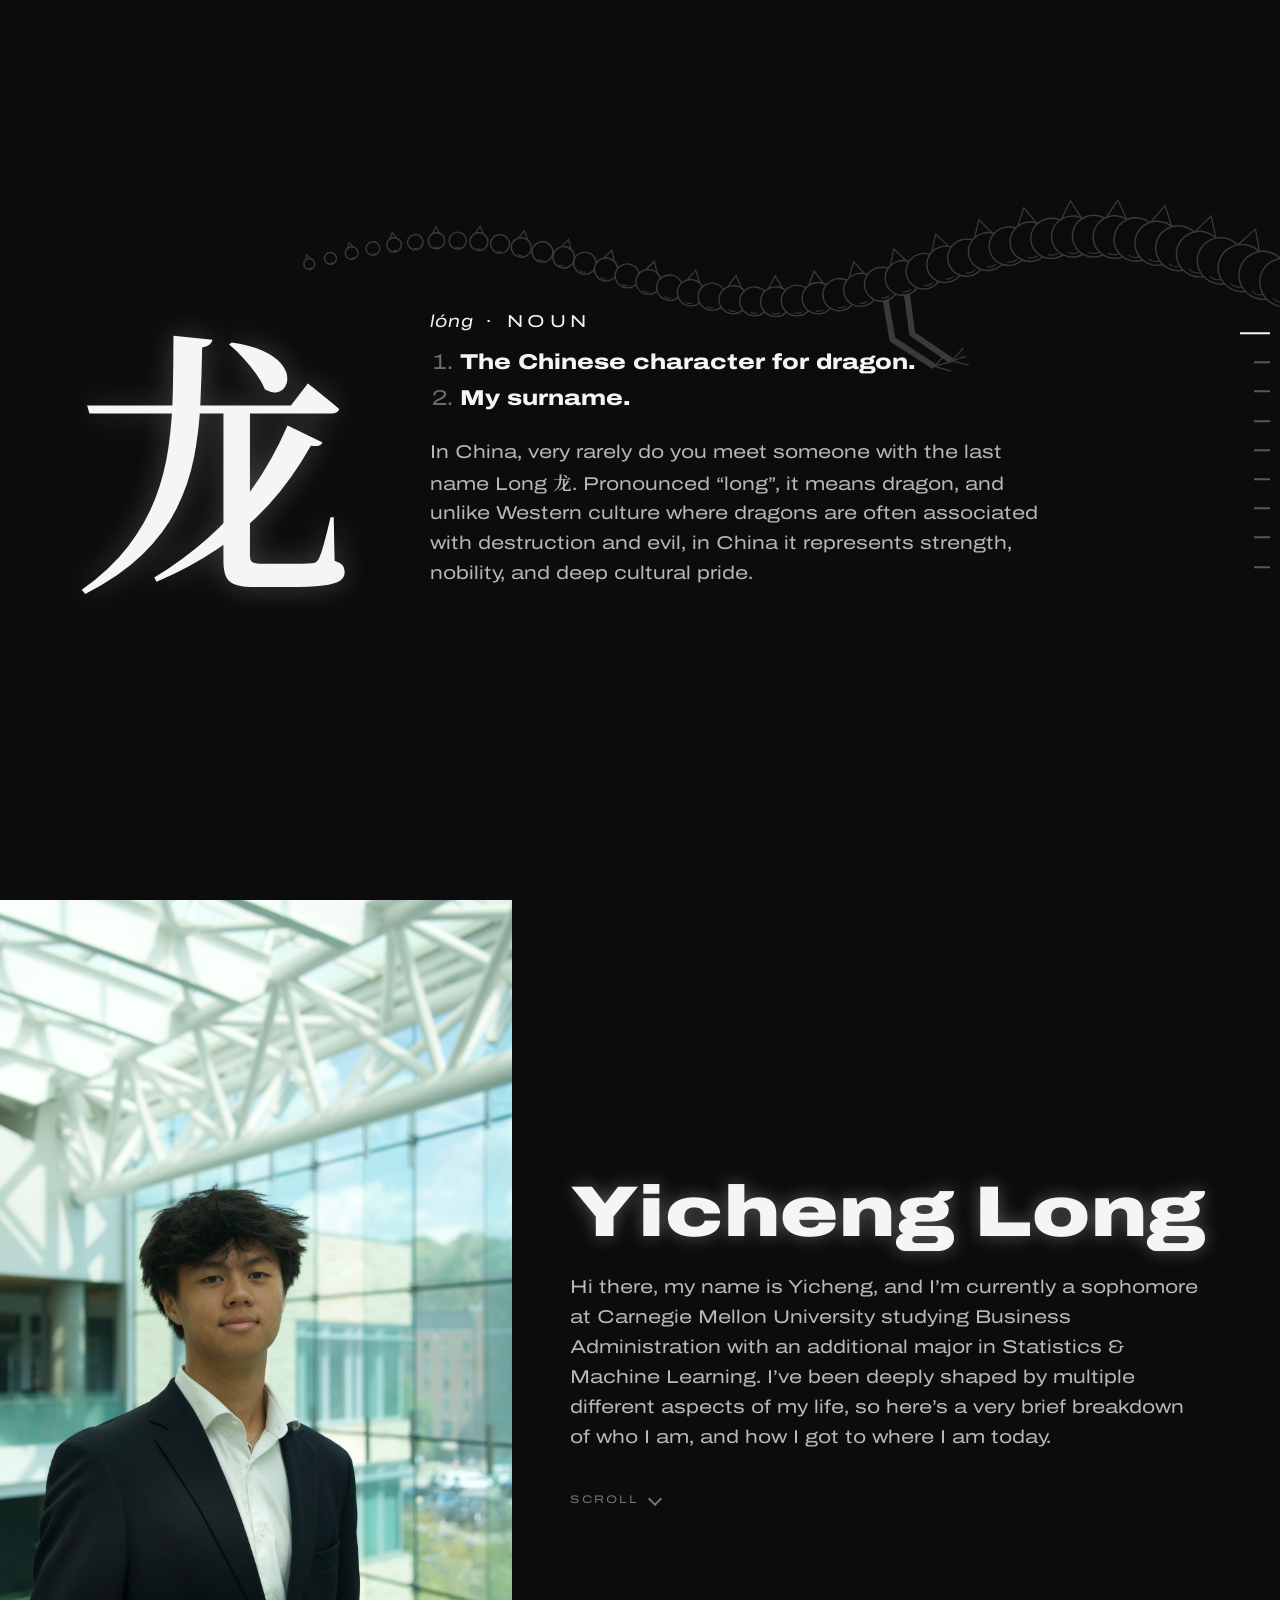
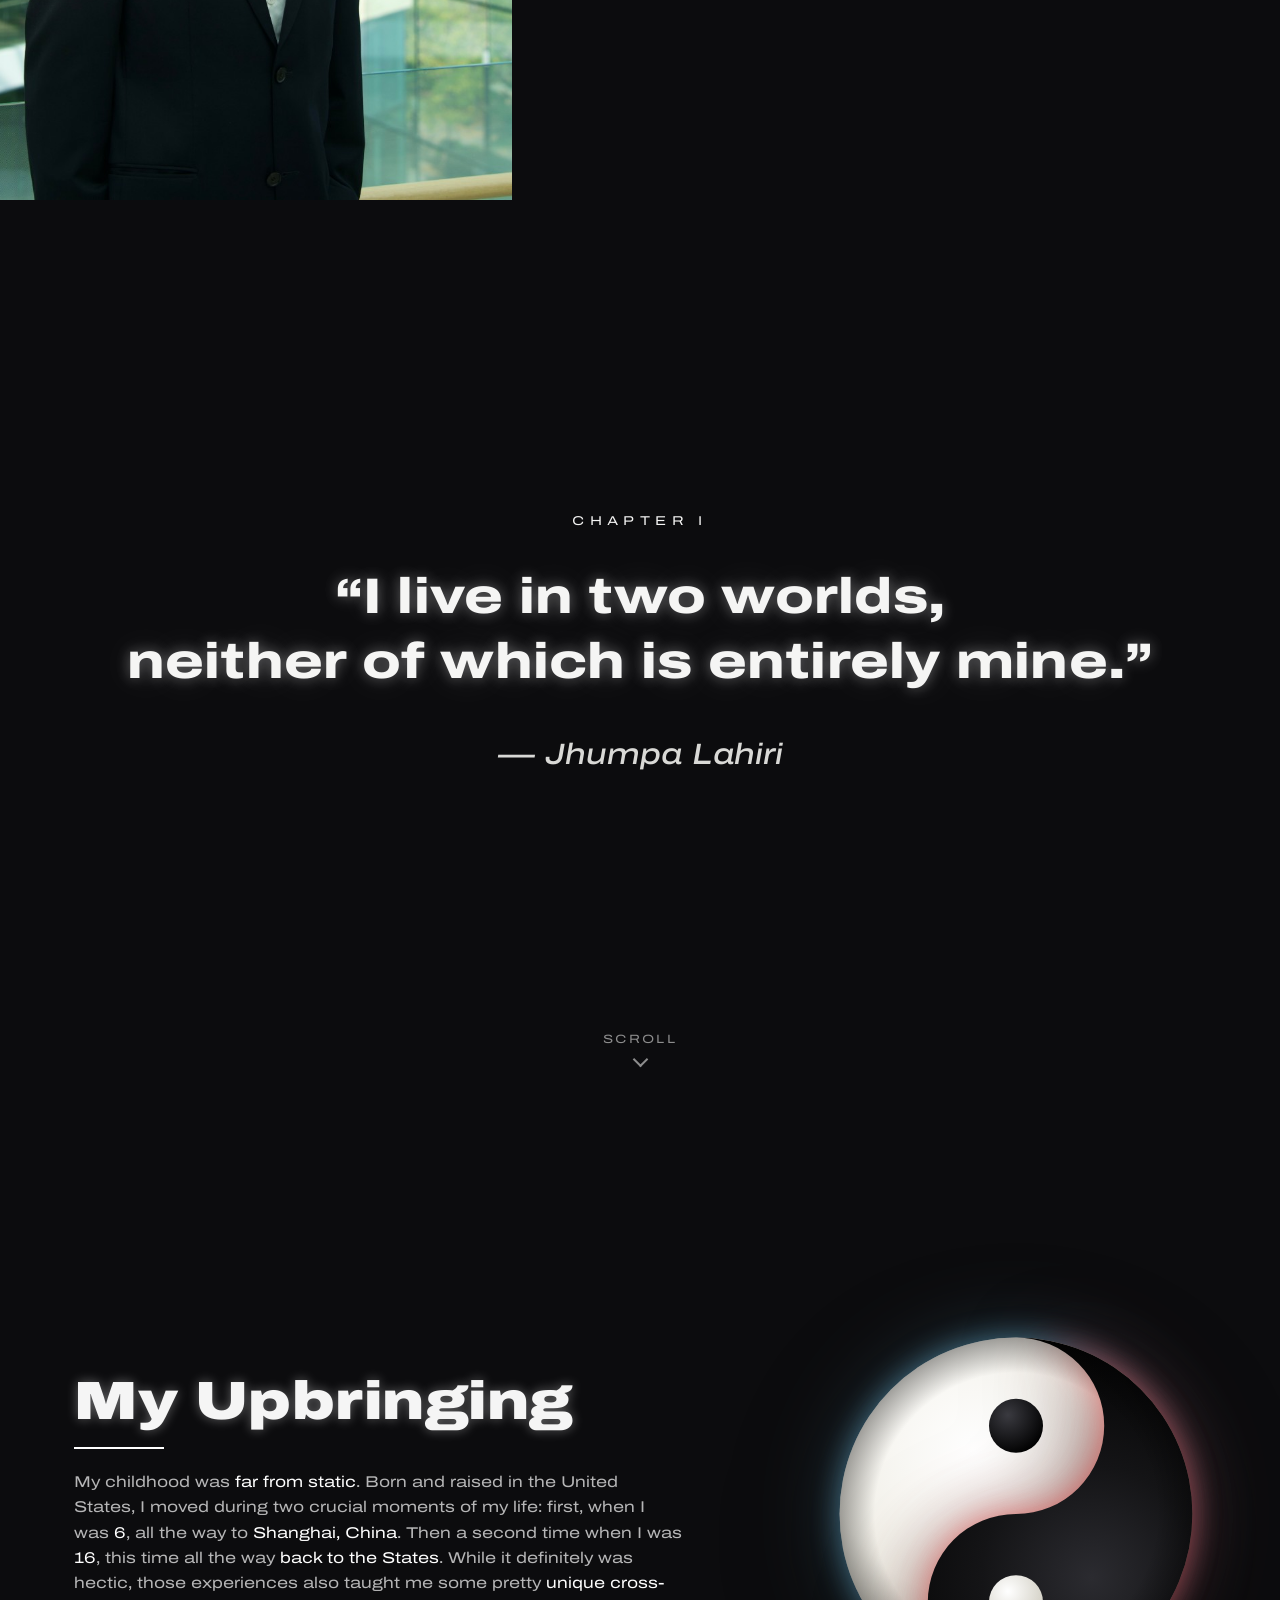
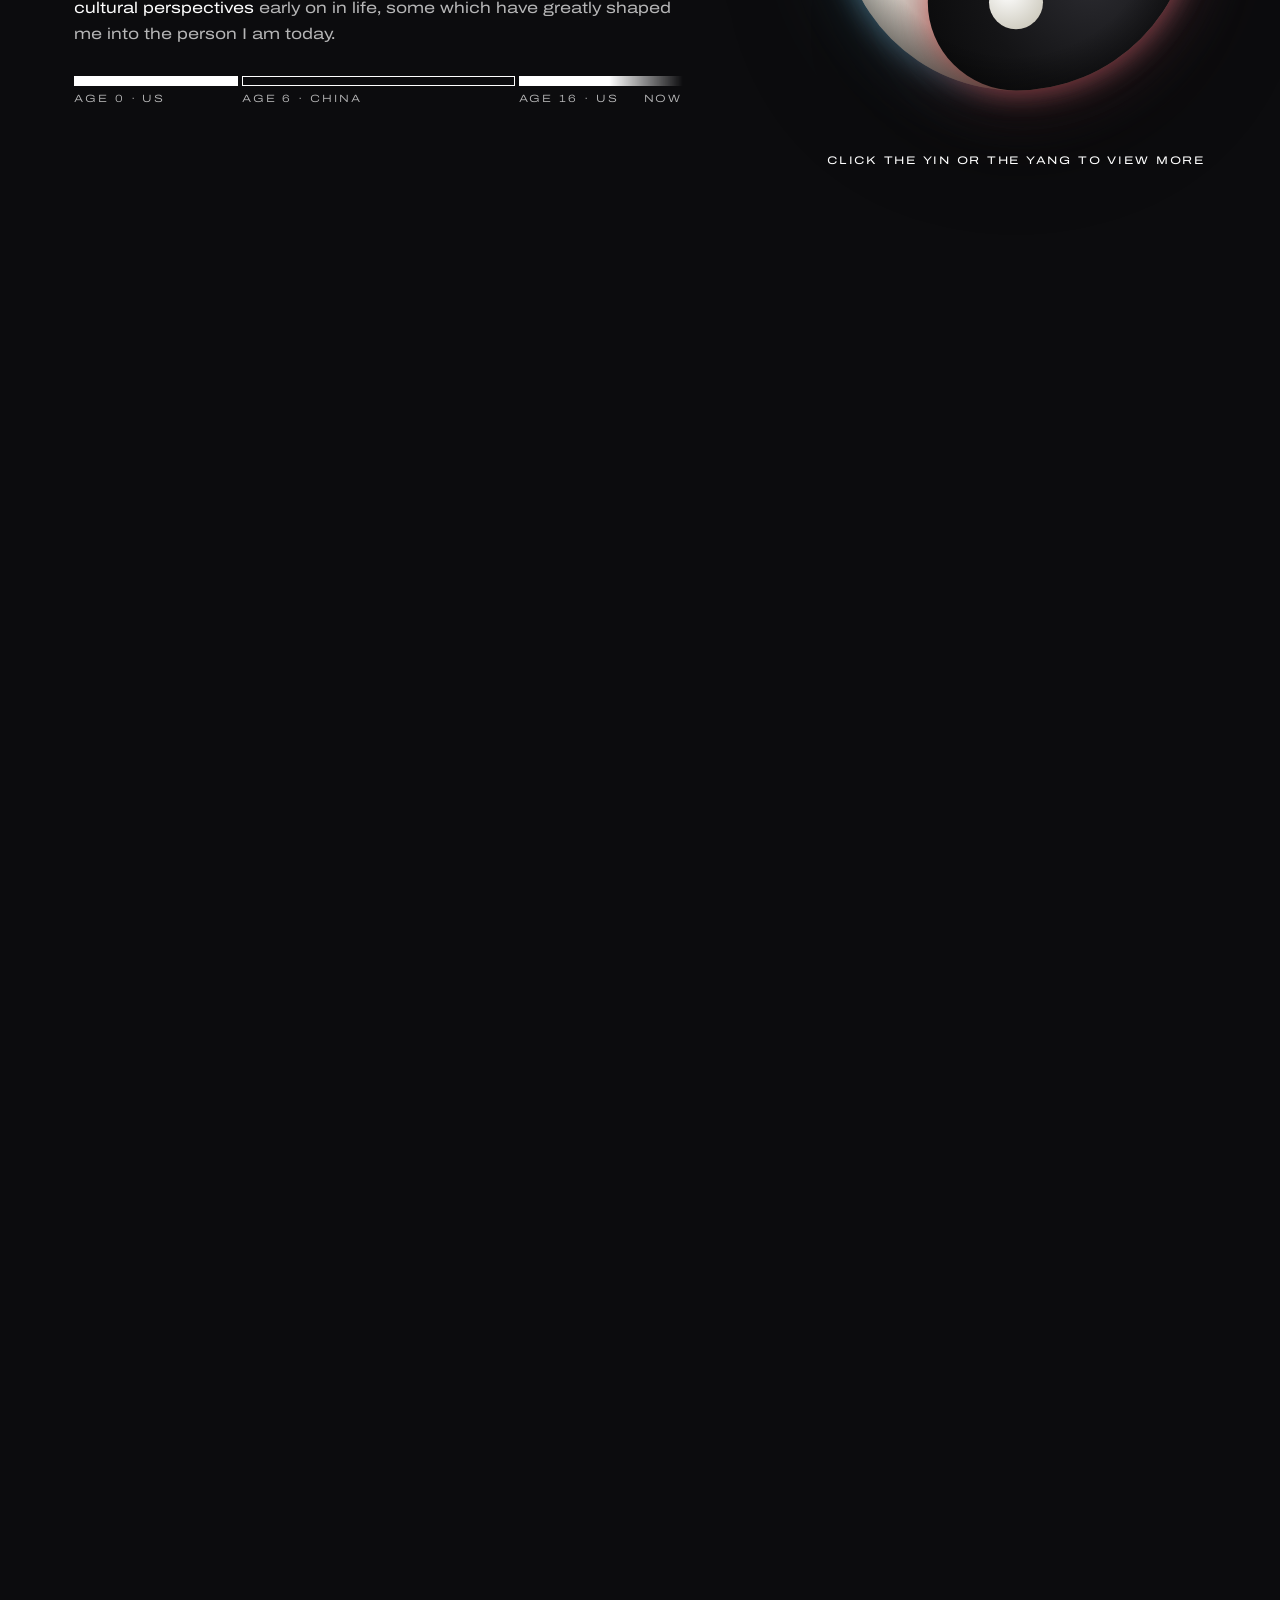
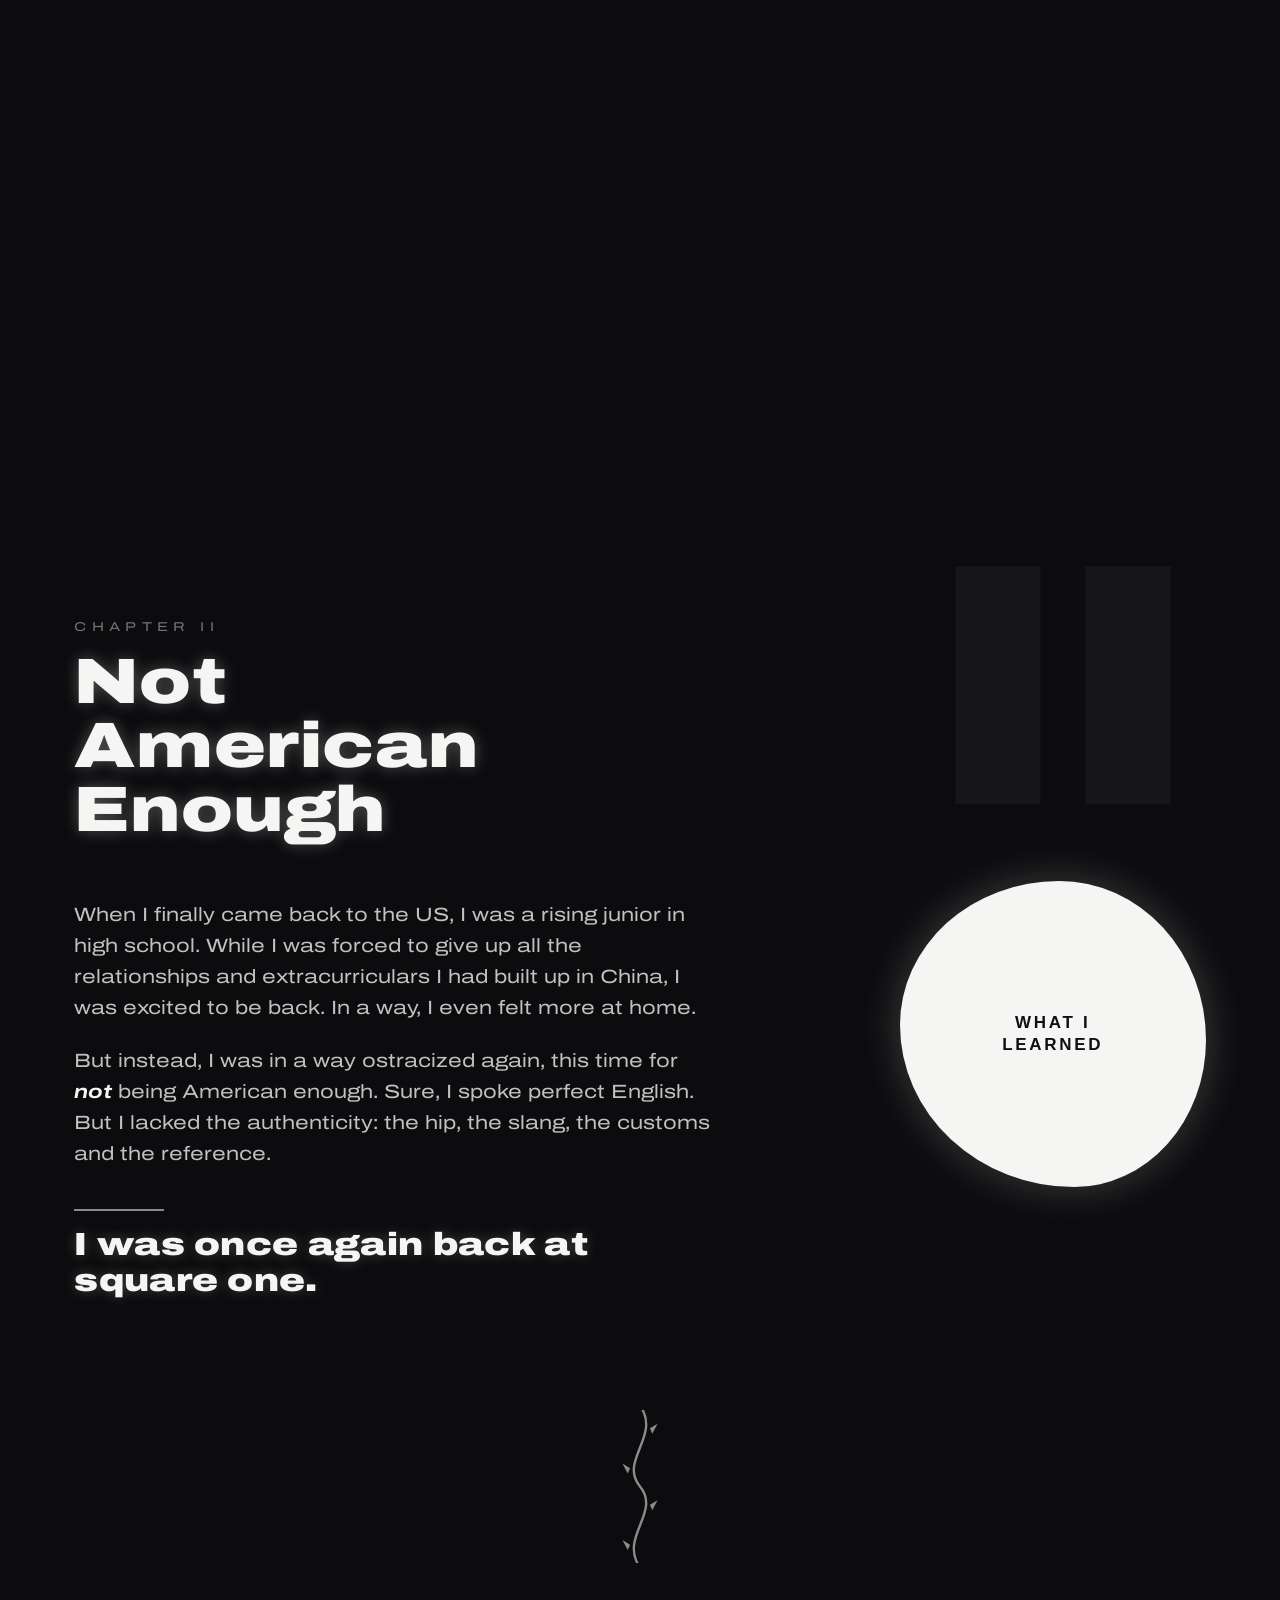
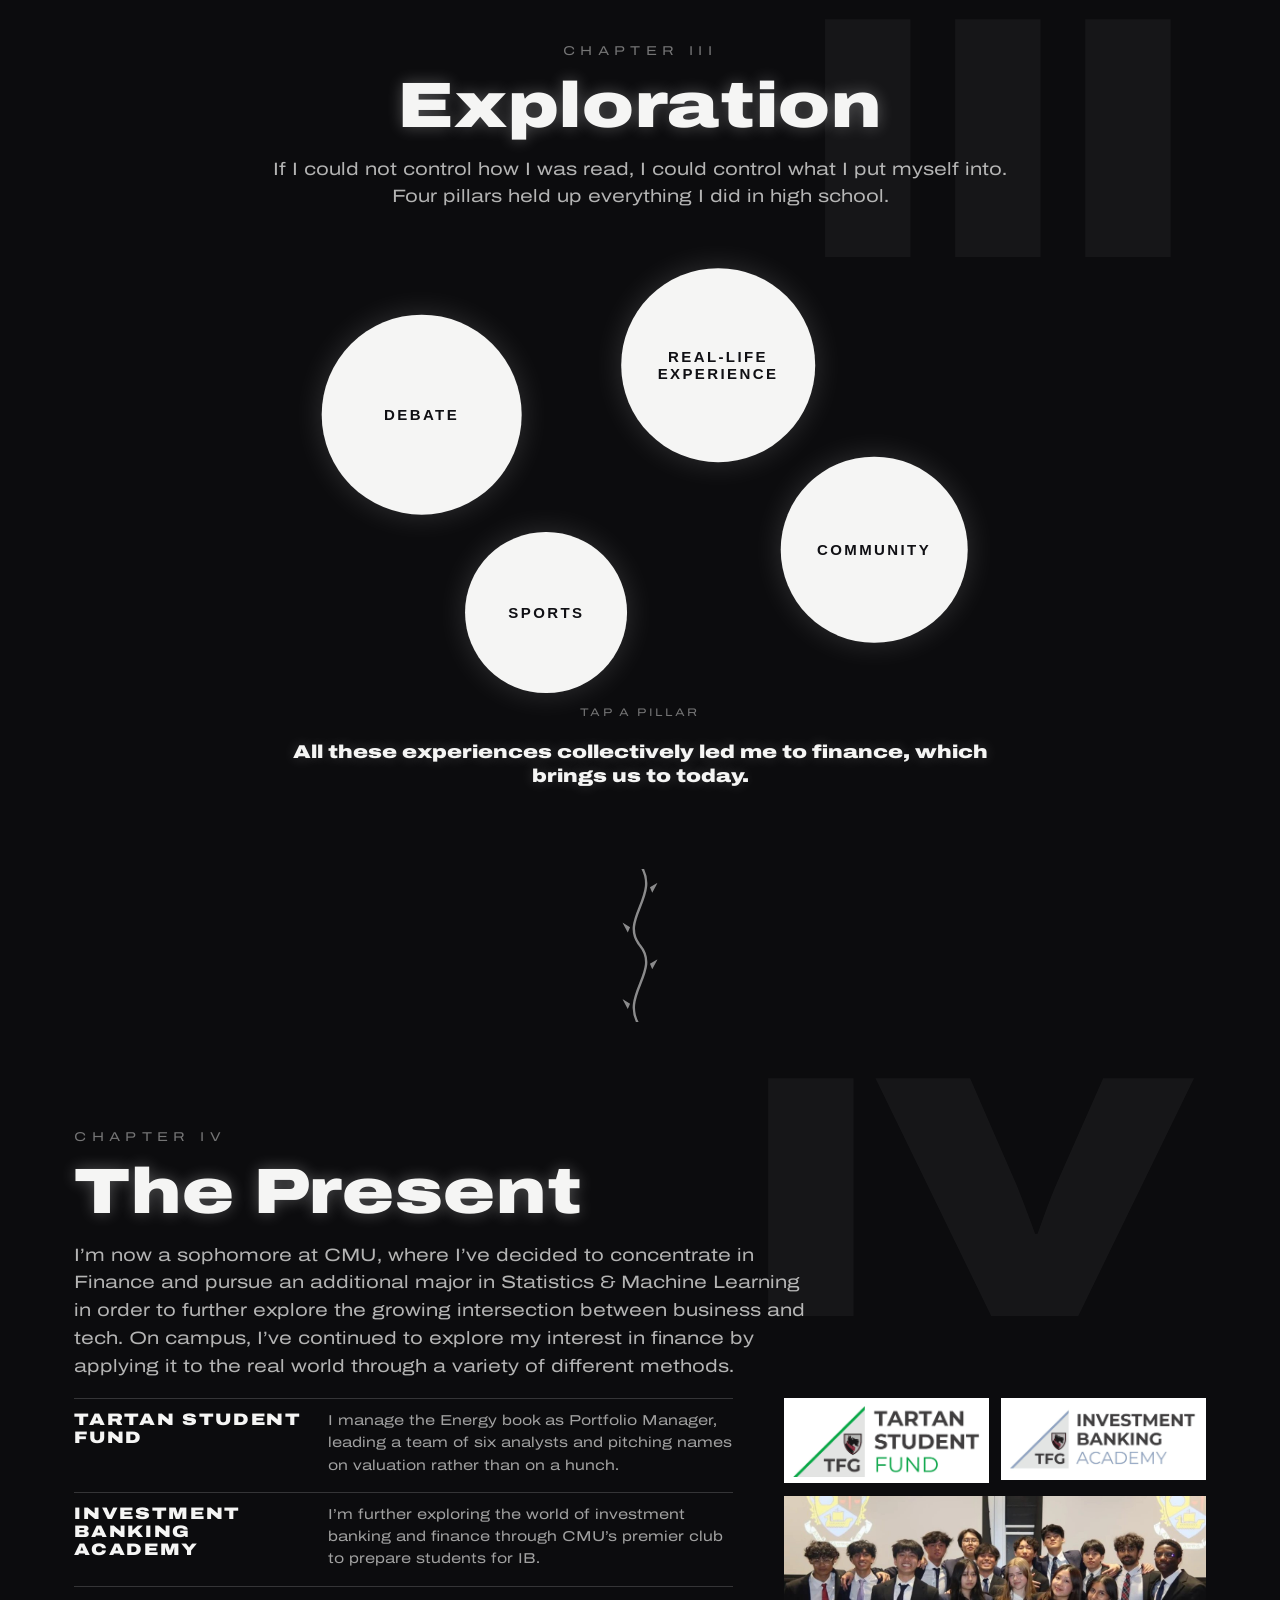
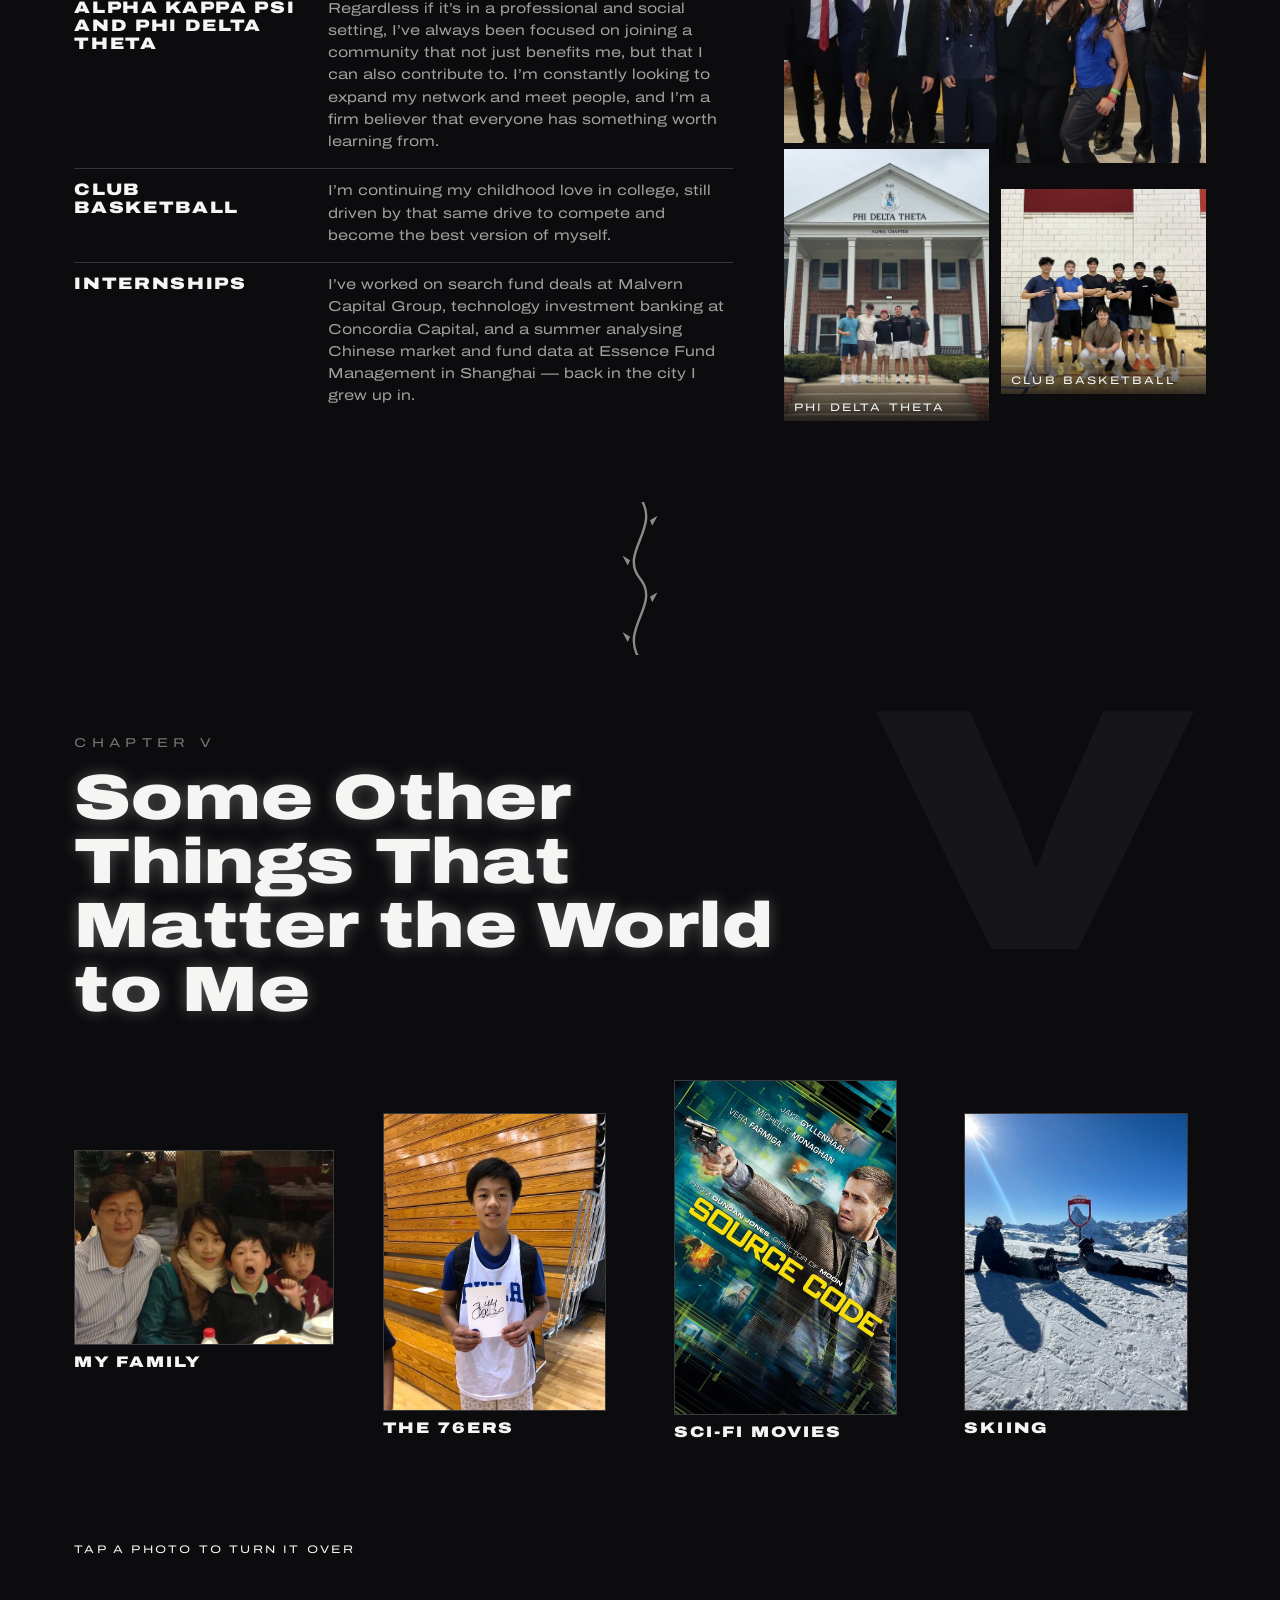
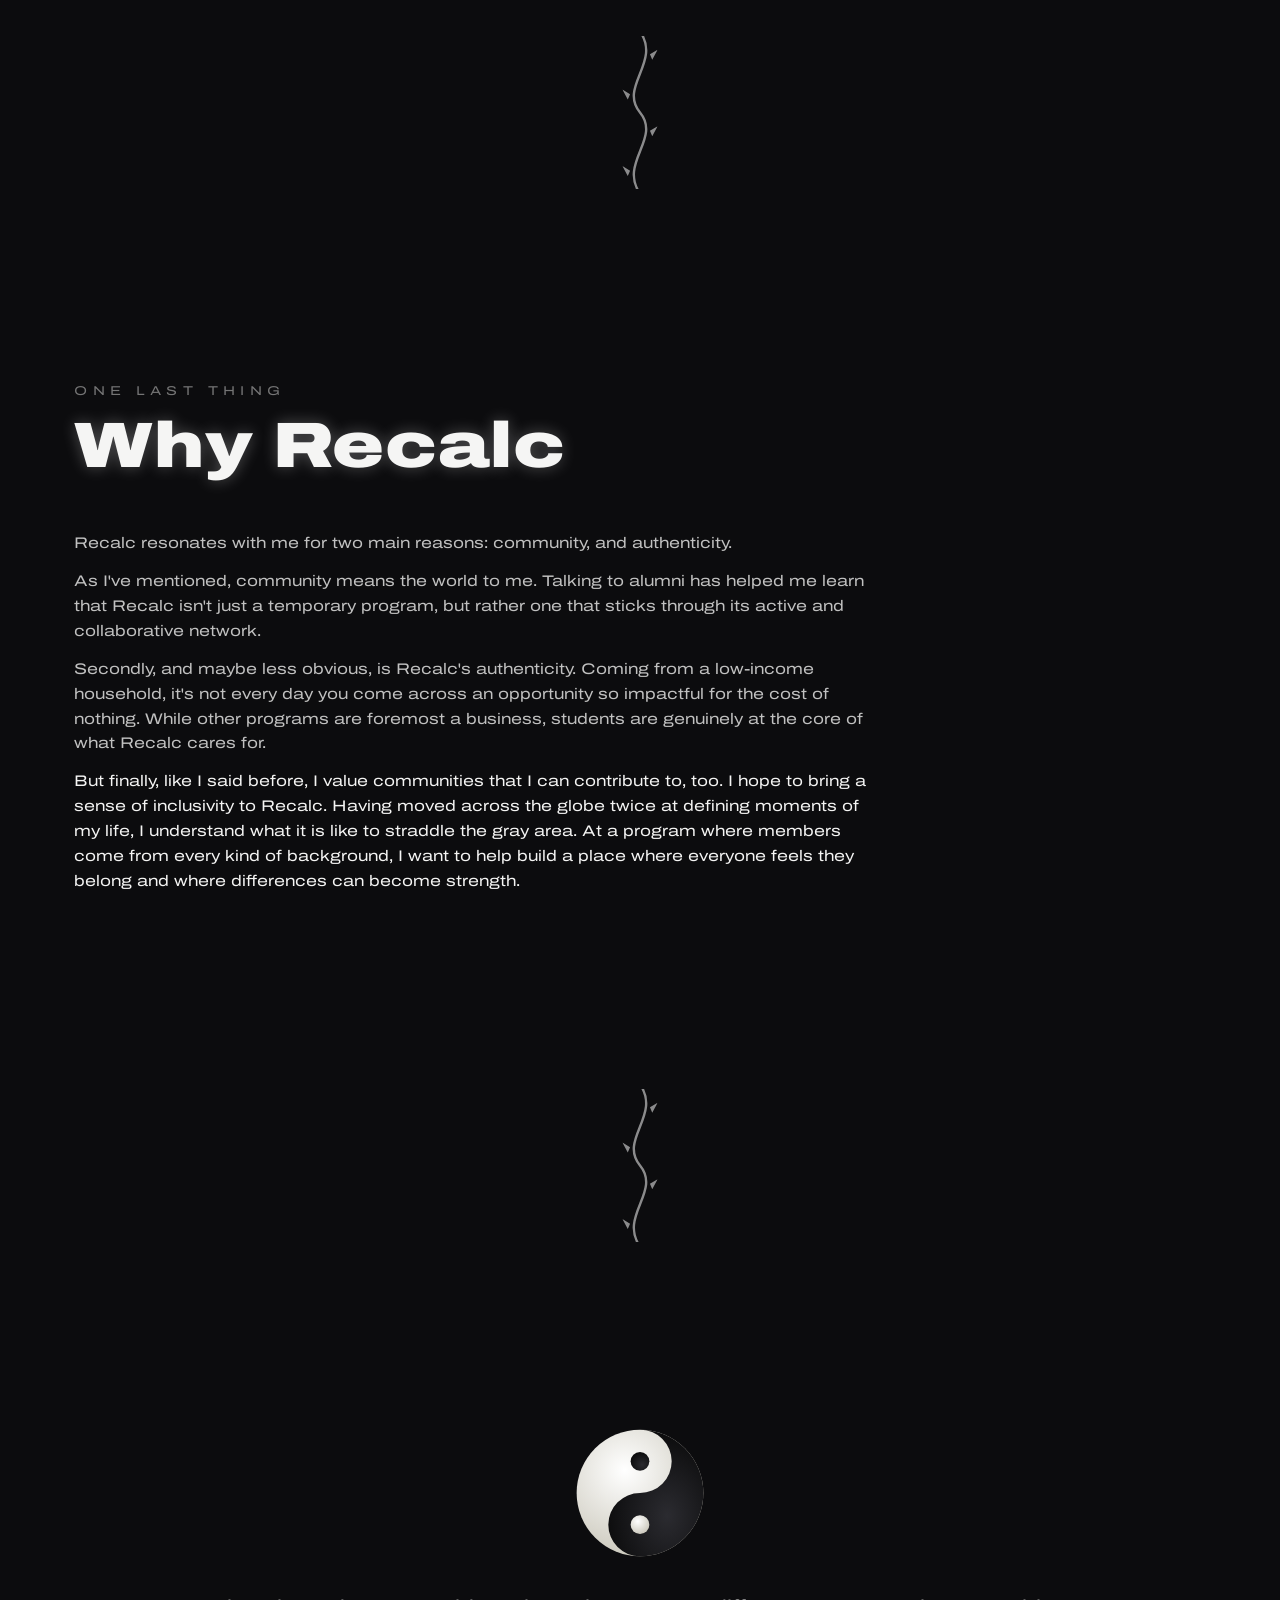
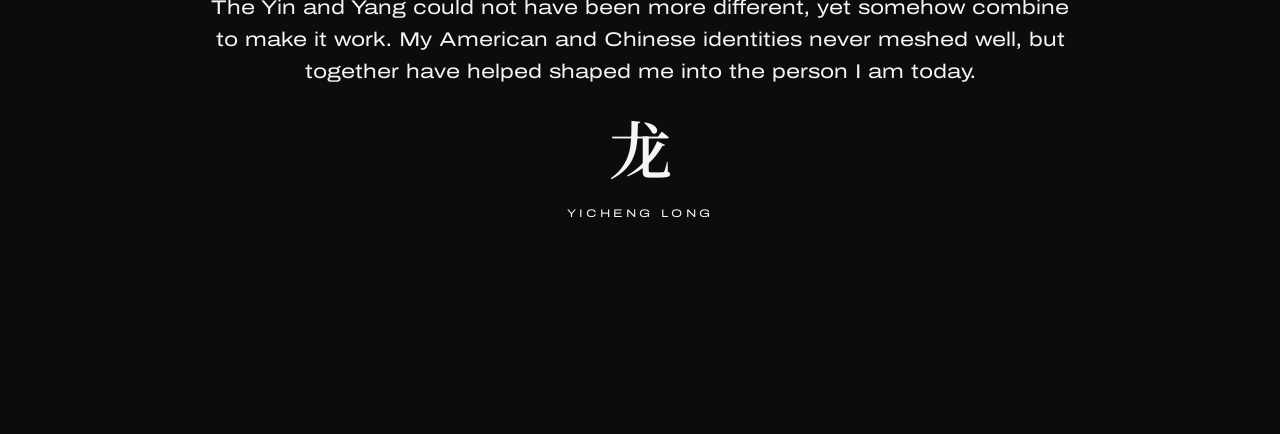
<file: index.html>
<!doctype html>
<html lang="en">
<head>
<meta charset="utf-8" />
<meta name="viewport" content="width=device-width, initial-scale=1" />
<script>document.documentElement.className += " js";</script>
<title>The Story of My Life</title>
<link rel="preconnect" href="https://fonts.googleapis.com" />
<link rel="preconnect" href="https://fonts.gstatic.com" crossorigin />
<link href="https://fonts.googleapis.com/css2?family=Archivo:ital,wdth,wght@0,62..125,100..900;1,62..125,100..900&display=swap" rel="stylesheet" />
<link href="https://fonts.googleapis.com/css2?family=Noto+Serif+SC:wght@600&display=swap&text=%E9%BE%99" rel="stylesheet" />
<link rel="stylesheet" href="chapters.css?v=bdcfba44" />
<style>
  :root{
    --bg:#07070a;
    --light:#f2f0e8;
    --stage3:#0c0c0e;
    --dark:#0c0c0e;
    --lightglow:#7dd3fc;
    --darkglow:#ff3b3b;
  }
  *{ box-sizing:border-box; }
  html,body{ margin:0; padding:0; }
  body{
    background:#0c0c0e;
    min-height:100vh;
    font-family:"Archivo", "Arial Black", "Helvetica Neue", Arial, sans-serif;
    font-stretch:expanded;
    overflow-x:hidden;
  }

  /* ---- scroll-zoom hero ---- */
  .hero-scroll{
    position:relative;
    height:290vh; /* 100vh pinned + 40vh rest + 150vh of zoom */
  }
  .hero-sticky{
    position:sticky;
    top:0;
    height:100vh;
    overflow:hidden;
    perspective:1400px;
  }
  .zoom-layer{
    position:relative;
    width:100%;
    height:100%;
    will-change:transform;
    transform-style:preserve-3d;
    backface-visibility:hidden;
  }


  /* ---- pop-in animation ---- */
  @keyframes appear{ from{ opacity:0; } to{ opacity:1; } }
  @keyframes pop{
    0%{ opacity:0; transform:scale(.4) translateY(34px); }
    60%{ opacity:1; transform:scale(1.1) translateY(-5px); }
    100%{ opacity:1; transform:none; }
  }
  .js .pop-scroll{ opacity:0; }
  .pop-scroll.in{ animation:pop .75s cubic-bezier(.2,1.4,.4,1) both; animation-delay:var(--d,0s); }

  /* ---- quote page (first page) ---- */
  .quote-page{
    position:relative; min-height:100vh; min-height:100svh;
    color:#f5f5f4;
    display:flex; flex-direction:column; align-items:center; justify-content:center;
    padding:5rem 1.5rem 6rem; text-align:center;
  }
  .quote-page .chap-num{
    margin-bottom:clamp(1.4rem,4vh,2.6rem);
    color:#f5f5f4;
  }
  .quote-text{
    margin:0;
    font-weight:800; font-size:clamp(19px,3.9vw,68px); line-height:1.3; letter-spacing:.005em;
    text-shadow:0 0 14px rgba(255,255,255,.35), 0 0 42px rgba(255,255,255,.14);
  }
  .quote-author{
    margin:clamp(1.5rem,4vw,2.75rem) 0 0;
    font-style:italic; font-weight:500; font-size:clamp(16px,2.3vw,34px); color:#d9d9d6;
  }
  /* The quote sits on the second screen, so it waits for the reader instead of
   * playing while they are still looking at the opening. chapters.js adds .in
   * when the section scrolls into view. */
  .line{ display:block; text-wrap:balance; }
  .js .line{ opacity:0; }
  .quote-page.in .line{
    animation:appear 1.1s ease-out forwards;
    animation-delay:calc(.1s + var(--i) * .16s);
  }
  .quote-cue{
    position:absolute; left:0; right:0; bottom:2.2rem;
    display:flex; flex-direction:column; align-items:center; gap:.5rem;
    font-size:12px; letter-spacing:.2em; text-transform:uppercase; color:#8d8d8d;
  }
  .js .quote-cue{ opacity:0; }
  .quote-page.in .quote-cue{
    animation:appear 1.1s ease-out forwards; animation-delay:calc(.1s + var(--i) * .16s);
  }
  .quote-cue::after{
    content:""; width:9px; height:9px; border-right:2px solid #8d8d8d; border-bottom:2px solid #8d8d8d;
    transform:rotate(45deg); animation:cue-bob 1.6s ease-in-out infinite; animation-delay:1.2s;
  }
  @keyframes cue-bob{ 0%,100%{ transform:translateY(0) rotate(45deg); } 50%{ transform:translateY(6px) rotate(45deg); } }
  @media (prefers-reduced-motion: reduce){
    .line, .quote-cue, .pop-scroll{ opacity:1; animation:none !important; }
    .quote-cue::after{ animation:none; }
  }

  /* ---- foreground content ---- */
  .page{
    position:relative; z-index:1; height:100%;
    /* One row, vertically centred: the writing on the left, the wheel on the
     * right. It used to stack the title and copy above a centred wheel, which
     * left the whole top-right of the screen empty. --gutter is chapters.css's,
     * so these edges match every chapter below. */
    display:grid;
    grid-template-columns:minmax(0,1fr) minmax(0,auto);
    column-gap:clamp(1.6rem,5vw,6rem);
    align-items:center;
    padding:clamp(1rem,3vh,2.2rem) var(--gutter);
    text-align:left;
  }
  .page-head{ margin:0; max-width:38rem; justify-self:start; }
  .hero-rule{
    width:clamp(48px,7vw,104px); height:2px; margin:clamp(.8rem,2vh,1.3rem) 0 0;
    background:#fff; opacity:.55;
  }
  .hero-intro{
    margin:clamp(.9rem,2.2vh,1.5rem) 0 0;
    max-width:100%;
    font-size:clamp(12.5px,min(1.22vw,2.15vh),20px);
    line-height:1.62;
    font-weight:400;
    /* Colour, not opacity: an opacity on the paragraph makes a group its
     * children cannot exceed, so the bold could never read brighter than the
     * body text around it. */
    color:rgba(255,255,255,.7);
    opacity:1;
  }
  /* Key phrases are picked out without bold or underline: they simply brighten to white,
   * one after another, once the paragraph has landed. */
  .hero-intro strong{ font-weight:400; color:rgba(255,255,255,.7); }
  .hero-intro.in strong{ animation:mark-in .9s ease-out both; }
  .hero-intro.in strong:nth-of-type(1){ animation-delay:.55s; }
  .hero-intro.in strong:nth-of-type(2){ animation-delay:.71s; }
  .hero-intro.in strong:nth-of-type(3){ animation-delay:.87s; }
  .hero-intro.in strong:nth-of-type(4){ animation-delay:1.03s; }
  .hero-intro.in strong:nth-of-type(5){ animation-delay:1.19s; }
  .hero-intro.in strong:nth-of-type(6){ animation-delay:1.35s; }
  @keyframes mark-in{
    from{ color:rgba(255,255,255,.7); }
    to{ color:#fff; }
  }
  h1, .title{
    margin:0;
    font-weight:900;
    font-size:clamp(28px,4.2vw,64px);
    line-height:1;
    letter-spacing:0.01em;
    color:#f5f5f5;
    text-shadow:0 0 12px rgba(255,255,255,.35);
  }
  /* The wheel as a timeline: a filled bar is the light half (the US), a hollow one the dark half
   * (China). Widths are the years - 0-6, 6-16, 16-now. */
  .lifeline{ display:flex; gap:4px; margin:clamp(1.4rem,3.4vh,2.3rem) 0 0; }
  .lifeline .lf{ position:relative; min-width:0; padding-bottom:2.4rem; }
  .lifeline .bar{ display:block; height:10px; border:1px solid #fff; transform-origin:0 50%; }
  .lifeline .bar.us{ background:#fff; }
  .lifeline .bar.now{ -webkit-mask-image:linear-gradient(90deg,#000 55%,transparent); mask-image:linear-gradient(90deg,#000 55%,transparent); }
  .lifeline .tag{
    position:absolute; left:0; top:1.05rem; white-space:nowrap;
    font-size:clamp(9.5px,.82vw,12px); font-weight:300; letter-spacing:.18em; text-transform:uppercase; color:rgba(255,255,255,.72);
  }
  .lifeline .tag.end{ left:auto; right:0; }
  .lifeline.pop-scroll.in{ animation:fade-in .6s ease-out both; animation-delay:var(--d,0s); }
  .lifeline.in .bar{ animation:bar-grow .9s cubic-bezier(.2,.7,.2,1) both; animation-delay:calc(.5s + var(--k) * .28s); }
  .lifeline.in .tag{ animation:fade-in .7s ease-out both; animation-delay:calc(.75s + var(--k) * .28s); }
  @keyframes bar-grow{ from{ transform:scaleX(0); } to{ transform:none; } }
  @keyframes fade-in{ from{ opacity:0; } to{ opacity:1; } }
  .stage-grid{ display:grid; place-items:center; min-height:0; margin:0; justify-self:end; }
  .center-col{ align-self:center; display:flex; flex-direction:column; align-items:center; gap:3.8rem; text-align:center; }
  .click-hint{
    margin:0; font-size:11px; letter-spacing:.16em; text-transform:uppercase; color:#fff; opacity:.6;
  }
  .yy{ position:relative; }
  .yy svg{ display:block; overflow:visible; animation:spin 22s linear infinite; width:clamp(200px,min(40vh,78vw),400px); height:clamp(200px,min(40vh,78vw),400px); }
  .half{ cursor:pointer; transition:filter .35s ease; transform-box:fill-box; transform-origin:center; outline:none; -webkit-tap-highlight-color:transparent; }
  .half:focus, .half:focus-visible{ outline:none; }
  .yy svg, .yy svg *{ outline:none; }
  .light{ filter:drop-shadow(0 0 8px #7dd3fc70) drop-shadow(0 0 20px #7dd3fc35) drop-shadow(var(--shx,0px) var(--shy,14px) 24px rgba(0,0,0,0.55)); }
  .dark{ filter:drop-shadow(0 0 8px #ff3b3b70) drop-shadow(0 0 20px #ff3b3b35) drop-shadow(var(--shx,0px) var(--shy,14px) 24px rgba(0,0,0,0.6)); }
  .half:hover{ filter:drop-shadow(0 0 14px currentColor) drop-shadow(0 0 34px currentColor) drop-shadow(var(--shx,0px) var(--shy,14px) 24px rgba(0,0,0,0.6)); }
  .caption{
    position:absolute; left:50%; top:100%; transform:translate(-50%,1.15rem); /* below the wheel, clear of it and its glow */
    white-space:nowrap; pointer-events:none; z-index:2;
    font-size:15px;
    letter-spacing:0.08em;
    text-transform:uppercase;
    color:#fff;
    font-weight:400;
    text-shadow:0 0 10px rgba(255,255,255,.4);
    opacity:0;
    transition:opacity .25s ease;
  }
  .caption.show{ opacity:1; }
  .caption.stage1, .caption.stage2{ color:#fff; }
  @keyframes spin{ to{ transform:rotate(360deg); } }
  @media (prefers-reduced-motion: reduce){
    .yy svg{ animation:none; }
    .hero-intro.in strong{ animation:none; color:#fff; }
    .lifeline.in .bar, .lifeline.in .tag{ animation:none; }
  }


  @media (max-width:900px){
    .page{
      grid-template-columns:1fr;
      grid-template-rows:auto minmax(0,1fr);
      row-gap:clamp(1.2rem,4vh,2.4rem);
      align-items:start;
      padding:clamp(2rem,6vh,3.5rem) 1.4rem clamp(1rem,3vh,2rem);
    }
    .page-head{ max-width:none; }
    .stage-grid{ align-self:center; }
    .hero-intro{ font-size:15px; line-height:1.55; max-width:none; }
  }

  /* ---- stage 1 page (revealed after the zoom) ---- */
  .stage3-section{
    position:relative;
    z-index:1;
    min-height:100vh;
    background:var(--stage3);
    display:flex;
    flex-direction:column;
    align-items:center;
    justify-content:center;
    gap:1.25rem;
    text-align:center;
    padding:4rem 1.5rem;
  }
  .stage3-section h2{
    margin:0;
    font-weight:900;
    font-size:clamp(24px,4.5vw,42px);
    letter-spacing:0.06em;
    text-transform:uppercase;
    color:#f5f5f4;
    text-shadow:
      0 0 10px rgba(255,255,255,0.45),
      0 0 26px rgba(255,255,255,0.25),
      0 0 52px rgba(255,255,255,0.15);
  }
  .stage3-section p{
    margin:0;
    max-width:36rem;
    font-size:16px;
    line-height:1.6;
    color:#c9c6d1;
  }

  /* phones: keep the hint clear of the chapter rail, and the life-line's labels apart */
  @media (max-width:900px){
    .page{ padding-bottom:4.6rem; }
    .yy svg{ width:clamp(140px,23vh,300px); height:clamp(140px,23vh,300px); }
    .center-col{ gap:3.1rem; }
  }
  @media (max-width:560px){
    .lifeline .lf{ padding-bottom:3.4rem; }
    .lifeline .tag.end{ top:2.25rem; }
    .lifeline .tag{ letter-spacing:.1em; }
  }
</style>
</head>
<body>

  <canvas id="dragonCanvas" class="dragon-canvas" aria-hidden="true"></canvas>

  <svg class="dg-sprite" aria-hidden="true" focusable="false">
    <!-- A stretch of the dragon's back, cut off at both ends: between chapters
         you see another length of the same animal passing behind the page. -->
    <symbol id="dg-segment" viewBox="0 0 60 200">
      <path class="dg-body" d="M30,-6 C58,34 2,66 30,100 C58,134 2,166 30,206"/>
      <path class="dg-fin" d="M43,24 L53,18 L46,31 Z
                              M17,76 L7,70 L14,83 Z
                              M43,124 L53,118 L46,131 Z
                              M17,176 L7,170 L14,183 Z"/>
    </symbol>

  </svg>


  <section class="glyph-page" id="name">

    <div class="glyph-wrap">
      <span class="glyph" lang="zh-Hans">&#40857;</span>
    </div>

    <div class="glyph-def">
      <p class="glyph-pron"><em>l&oacute;ng</em> &middot; noun</p>
      <ol class="glyph-senses">
        <li>The Chinese character for dragon.</li>
        <li>My surname.</li>
      </ol>
      <p class="glyph-note">In China, very rarely do you meet someone with the last name Long
      <span class="zh" lang="zh-Hans">&#40857;</span>. Pronounced &ldquo;long&rdquo;, it means
      dragon, and unlike Western culture where dragons are often associated with destruction
      and evil, in China it represents strength, nobility, and deep cultural pride.</p>
    </div>
  </section>

  <section class="intro" id="intro">
    <figure class="intro-photo">
      <img src="images/yicheng.jpg" alt="Yicheng Long, standing in the atrium at Carnegie Mellon" />
    </figure>

    <div class="intro-text">
      <h1 class="intro-name">Yicheng Long</h1>
      <p class="intro-bio">Hi there, my name is Yicheng, and I&rsquo;m currently a sophomore at Carnegie Mellon University studying Business Administration with an additional major in Statistics &amp; Machine Learning. I&rsquo;ve been deeply shaped by multiple different aspects of my life, so here&rsquo;s a very brief breakdown of who I am, and how I got to where I am today.</p>
      <div class="intro-cue" aria-hidden="true">Scroll</div>
    </div>
  </section>

  <section class="quote-page" id="quote">
    <span class="chap-num line" style="--i:0">Chapter I</span>
    <blockquote style="margin:0">
      <p class="quote-text"><span class="line" style="--i:1">“I live in two worlds,</span><span class="line" style="--i:2">neither of which is entirely mine.”</span></p>
      <footer class="quote-author"><span class="line" style="--i:3">— Jhumpa Lahiri</span></footer>
    </blockquote>
    <div class="quote-cue" style="--i:4" aria-hidden="true">Scroll</div>
  </section>


  <div class="hero-scroll" id="heroScroll">
    <div class="hero-sticky">
      <div class="zoom-layer" id="zoomLayer">
        <div class="page">
          <header class="page-head">
            <h1 id="heroTitle" class="pop-scroll">My Upbringing</h1>
            <div class="hero-rule pop-scroll" style="--d:.08s" aria-hidden="true"></div>
            <p class="hero-intro pop-scroll" style="--d:.16s">My childhood was <strong>far from static</strong>. Born and raised in the United States, I moved during two crucial moments of my life: first, when I was <strong>6</strong>, all the way to <strong>Shanghai, China</strong>. Then a second time when I was <strong>16</strong>, this time all the way <strong>back to the States</strong>. While it definitely was hectic, those experiences also taught me some pretty <strong>unique cross-cultural perspectives</strong> early on in life, some which have greatly shaped me into the person I am today.</p>
            <div class="lifeline pop-scroll" style="--d:.3s" role="img" aria-label="Ages 0 to 6 in the US, 6 to 16 in China, 16 to now in the US">
              <div class="lf" style="flex:6;--k:0"><i class="bar us"></i><span class="tag">Age 0 &middot; US</span></div>
              <div class="lf" style="flex:10;--k:1"><i class="bar cn"></i><span class="tag">Age 6 &middot; China</span></div>
              <div class="lf" style="flex:6;--k:2"><i class="bar us now"></i><span class="tag">Age 16 &middot; US</span><span class="tag end">now</span></div>
            </div>
          </header>

          <div class="stage-grid">
          <div class="center-col">

          <div class="yy pop-scroll" style="--d:.15s">
            <svg viewBox="0 0 200 200" width="280" height="280" role="group" aria-label="Yin yang, stages of life">
              <defs>
                <radialGradient id="lightGrad" cx="38%" cy="32%" r="75%">
                  <stop offset="0%" stop-color="#ffffff"></stop>
                  <stop offset="55%" stop-color="#f2f0e8"></stop>
                  <stop offset="100%" stop-color="#b9b6a8"></stop>
                </radialGradient>
                <radialGradient id="darkGrad" cx="62%" cy="68%" r="80%">
                  <stop offset="0%" stop-color="#2b2b30"></stop>
                  <stop offset="45%" stop-color="#141416"></stop>
                  <stop offset="100%" stop-color="#020202"></stop>
                </radialGradient>
                <radialGradient id="lightDot" cx="35%" cy="30%" r="75%">
                  <stop offset="0%" stop-color="#ffffff"></stop>
                  <stop offset="100%" stop-color="#cfccc0"></stop>
                </radialGradient>
                <radialGradient id="darkDot" cx="35%" cy="30%" r="75%">
                  <stop offset="0%" stop-color="#3a3a40"></stop>
                  <stop offset="100%" stop-color="#000000"></stop>
                </radialGradient>
                <radialGradient id="rim" cx="50%" cy="50%" r="50%">
                  <stop offset="80%" stop-color="#000000" stop-opacity="0"></stop>
                  <stop offset="100%" stop-color="#000000" stop-opacity="0.35"></stop>
                </radialGradient>
              </defs>

              <circle id="lightHalf" class="half light" cx="100" cy="100" r="98" fill="url(#lightGrad)" style="color:#7dd3fc" role="button" tabindex="0" aria-label="Stage 1: the US"></circle>
              <path id="darkHalf" class="half dark" d="M100,2 A98,98 0 0,1 100,198 A49,49 0 0,1 100,100 A49,49 0 0,0 100,2 Z" fill="url(#darkGrad)" style="color:#ff3b3b" role="button" tabindex="0" aria-label="Stage 2: china"></path>

              <circle id="darkDotEl" cx="100" cy="51" r="15" fill="url(#darkDot)" pointer-events="none"></circle>
              <circle id="lightDotEl" cx="100" cy="149" r="15" fill="url(#lightDot)" pointer-events="none"></circle>

              <circle cx="100" cy="100" r="98" fill="url(#rim)" pointer-events="none"></circle>
            </svg>
            <div class="caption" id="caption"></div>
          </div>
          <p class="click-hint pop-scroll" style="--d:.4s">Click the yin or the yang to view more</p>
          </div>
          </div>

        </div>
      </div>

    </div>
  </div>

  <nav class="rail" aria-label="Chapters">
    <a href="#name"><span class="rail-label">The Name</span><span class="tick"></span></a>
    <a href="#intro"><span class="rail-label">Yicheng Long</span><span class="tick"></span></a>
    <a href="#quote"><span class="rail-label">I &middot; Two Worlds</span><span class="tick"></span></a>
    <a href="#heroScroll"><span class="rail-label">My Upbringing</span><span class="tick"></span></a>
    <a href="#ch2"><span class="rail-label">II &middot; Not American Enough</span><span class="tick"></span></a>
    <a href="#ch3"><span class="rail-label">III &middot; Exploration</span><span class="tick"></span></a>
    <a href="#ch4"><span class="rail-label">IV &middot; The Present</span><span class="tick"></span></a>
    <a href="#ch5"><span class="rail-label">V &middot; What Matters</span><span class="tick"></span></a>
    <a href="#why"><span class="rail-label">Why Recalc</span><span class="tick"></span></a>
  </nav>

  <section class="chap chap-prose" id="ch2">
    <p class="chap-ghost" aria-hidden="true">II</p>

    <header class="chap-head rise">
      <span class="chap-num">Chapter II</span>
      <h2 class="chap-title">Not American Enough</h2>
    </header>

    <div class="prose-row">
      <div class="prose rise" style="--d:.14s">
        <p>When I finally came back to the US, I was a rising junior in high school. While I
        was forced to give up all the relationships and extracurriculars I had built up in
        China, I was excited to be back. In a way, I even felt more at home.</p>
        <p>But instead, I was in a way ostracized again, this time for <em>not</em> being
        American enough. Sure, I spoke perfect English. But I lacked the authenticity: the
        hip, the slang, the customs and the reference.</p>
      </div>

      <button class="orb learn-orb rise" style="--d:.3s" type="button" data-panel="p-learned"
              aria-haspopup="dialog" aria-label="What I learned">
        <span class="orb-face"><span class="orb-label">What I<br>learned</span></span>
      </button>
    </div>

    <p class="prose-coda rise" style="--d:.4s">I was once again back at square one.</p>

    <div class="panel" id="p-learned" role="dialog" aria-modal="true" aria-labelledby="t-learned" hidden>
      <div class="panel-sheet">
        <button class="panel-close" type="button" aria-label="Close">&times;</button>
        <div class="panel-body panel-body-wide">
          <span class="panel-kicker">Chapter II</span>
          <h3 class="panel-title" id="t-learned">What I learned</h3>
          <div class="panel-text">
            <p>I realized that while I would forever be the paradoxical outsider, what I could
            do was focus on the things I did have control over: my character, the only thing
            that truly defined me.</p>
            <p>Rather than pitying myself, I worked to better myself, seizing every single
            opportunity my new school threw at me. And in shifting my perspective, I realized
            that even the cross-cultural perspective my past allowed me to bring to the
            table &mdash; something I previously wasn&rsquo;t even aware I had &mdash; was in
            fact a good thing.</p>
          </div>
        </div>
      </div>
    </div>
  </section>
  <div class="connector" aria-hidden="true">
    <svg viewBox="0 0 60 200"><use href="#dg-segment"/></svg>
  </div>
  <section class="chap chap-orbit" id="ch3">
    <p class="chap-ghost" aria-hidden="true">III</p>

    <header class="chap-head rise">
      <span class="chap-num">Chapter III</span>
      <h2 class="chap-title">Exploration</h2>
      <p class="chap-lede">If I could not control how I was read, I could control what I put
      myself into. Four pillars held up everything I did in high school.</p>
    </header>

    <div class="orbit rise" style="--d:.16s">
      <div class="orbit-field">
        <button class="orb" type="button" data-panel="p-debate"
                style="--x:22%;--y:38%;--s:1.14;--d:0.0s" aria-haspopup="dialog">
          <span class="orb-face"><span class="orb-label">Debate</span></span>
        </button>
        <button class="orb" type="button" data-panel="p-work"
                style="--x:60%;--y:27%;--s:1.1;--d:0.8s" aria-haspopup="dialog"
                aria-label="Real-Life Experience">
          <span class="orb-face"><span class="orb-label">Real-Life<br>Experience</span></span>
        </button>
        <button class="orb" type="button" data-panel="p-community"
                style="--x:80%;--y:68%;--s:1.06;--d:1.6s" aria-haspopup="dialog">
          <span class="orb-face"><span class="orb-label">Community</span></span>
        </button>
        <button class="orb" type="button" data-panel="p-sports"
                style="--x:38%;--y:82%;--s:0.92;--d:2.4s" aria-haspopup="dialog">
          <span class="orb-face"><span class="orb-label">Sports</span></span>
        </button>
      </div>
      <p class="orbit-hint">Tap a pillar</p>
    </div>

    <p class="orbit-bridge rise" style="--d:.3s">All these experiences collectively led me to
    finance, which brings us to today.</p>

    <div class="panel" id="p-debate" role="dialog" aria-modal="true" aria-labelledby="t-debate" hidden>
      <div class="panel-sheet">
        <button class="panel-close" type="button" aria-label="Close">&times;</button>
        <div class="panel-body">
          <span class="panel-kicker">Pillar 01 &middot; High school</span>
          <h3 class="panel-title" id="t-debate">Debate</h3>
          <div class="panel-text">
            <p>I started competitively debating in 6th grade, and it honestly was probably the
            most important thing I did growing up. I continued all throughout high school,
            eventually becoming nationally ranked, and it really developed my love for
            storytelling and argumentation.</p>
            <p>Specifically, I realized that nearly every single argument I made could somehow
            be tied back to the economy, and as a result debate drove my early interest in
            dissecting aspects of society as a whole.</p>
          </div>
          <div class="panel-photos">
            <figure class="pp pp-wide pp-4x3">
              <img src="images/debate-nhsdlc.jpg" alt="Debaters on stage at a National High School Debate League of China tournament" loading="lazy" decoding="async" />
            </figure>
            <figure class="pp pp-end pp-lift pp-3x4">
              <img src="images/debate-team.jpg" alt="Debate teammates in suits crowded around a table, making faces at the camera" loading="lazy" decoding="async" />
            </figure>
          </div>
        </div>
      </div>
    </div>
    <div class="panel" id="p-work" role="dialog" aria-modal="true" aria-labelledby="t-work" hidden>
      <div class="panel-sheet">
        <button class="panel-close" type="button" aria-label="Close">&times;</button>
        <div class="panel-body">
          <span class="panel-kicker">Pillar 02 &middot; High school</span>
          <h3 class="panel-title" id="t-work">Real-Life Experience</h3>
          <div class="panel-text">
            <p>Throughout high school, I worked at one of the busiest Asian-cuisine restaurants in
            the area: Sangkee Asian Bistro. Surviving in a fast-paced and unforgiving
            environment forced me to learn to think on my feet as well as exposing me to the real
            operational side of the economy.</p>
            <p>I saw first hand with my own eyes how macro events and societal trends directly
            impacted business performance.</p>
            <p>I also attempted to explore my passion in finance by applying it outside of the
            classroom in all forms and ways: Competing in the National Economics Competition,
            serving as a business development intern at Your Next Jump, and completing a 37-page
            exploratory paper on CBDCs under Professor Dickson of Wake Forest.</p>
          </div>
          <div class="panel-photos">
            <figure class="pp pp-card pp-wide pp-strip">
              <img src="images/nec-logo.png" alt="National Economics Challenge logo" loading="lazy" decoding="async" />
            </figure>
            <figure class="pp pp-wide pp-4x3">
              <img src="images/sangkee.jpg" alt="The front of Sangkee Asian Bistro" loading="lazy" decoding="async" />
              <figcaption>Sangkee Asian Bistro</figcaption>
            </figure>
            <figure class="pp pp-card pp-end pp-lift pp-paper">
              <img src="images/eyuan-paper.png" alt="Cover page of my paper on China's e-yuan and Chinese SMEs" loading="lazy" decoding="async" />
              <figcaption>CBDC paper</figcaption>
            </figure>
          </div>
        </div>
      </div>
    </div>
    <div class="panel" id="p-community" role="dialog" aria-modal="true" aria-labelledby="t-community" hidden>
      <div class="panel-sheet">
        <button class="panel-close" type="button" aria-label="Close">&times;</button>
        <div class="panel-body">
          <span class="panel-kicker">Pillar 03 &middot; High school</span>
          <h3 class="panel-title" id="t-community">Community</h3>
          <div class="panel-text">
            <p>All throughout high school, I'd always made it a mission to give back to those that
            have helped make me, me.</p>
            <p>Whether it be from serving as Corporate Lead of an international non-profit to
            impact over 100,000+ kids worldwide to volunteering to teach over 200+ kids in China
            how to debate, I&rsquo;ve always found a way to leave a positive impact on the
            communities I care for.</p>
          </div>
          <div class="panel-photos">
            <figure class="pp pp-wide pp-4x3">
              <img src="images/community-volunteers.jpg" alt="Volunteers helping older residents with their phones at a community center" loading="lazy" decoding="async" />
            </figure>
          </div>
        </div>
      </div>
    </div>
    <div class="panel" id="p-sports" role="dialog" aria-modal="true" aria-labelledby="t-sports" hidden>
      <div class="panel-sheet">
        <button class="panel-close" type="button" aria-label="Close">&times;</button>
        <div class="panel-body">
          <span class="panel-kicker">Pillar 04 &middot; High school</span>
          <h3 class="panel-title" id="t-sports">Sports</h3>
          <div class="panel-text">
            <p>I&rsquo;ve been playing sports for as long as I can remember. Playing varsity
            basketball and volleyball has fostered drive, determination, and love for
            competition in a way that few other things can mimic.</p>
            <p>But most importantly, competing in sports taught me how to accept failure.
            I&rsquo;ve lost infinitely more times than I&rsquo;ve won, and it&rsquo;s helped me
            adjust to future challenges that will come my way.</p>
          </div>
          <div class="panel-photos">
            <figure class="pp pp-wide pp-3x2">
              <img src="images/riptide.jpg" alt="A basketball game in a blue Riptide jersey, number 25, with the ball" loading="lazy" decoding="async" />
            </figure>
            <figure class="pp pp-lift pp-2x3">
              <img src="images/stallions.jpg" alt="A basketball team in white Stallions jerseys holding up a trophy" loading="lazy" decoding="async" style="object-position:50% 12%" />
            </figure>
            <figure class="pp pp-lift pp-2x3">
              <img src="images/volleyball.jpg" alt="A volleyball match in the Lower Merion gym" loading="lazy" decoding="async" style="object-position:50% 45%" />
            </figure>
          </div>
        </div>
      </div>
    </div>
  </section>

  <div class="connector" aria-hidden="true">
    <svg viewBox="0 0 60 200"><use href="#dg-segment"/></svg>
  </div>
  <section class="chap chap-now" id="ch4">
    <p class="chap-ghost" aria-hidden="true">IV</p>

    <header class="chap-head rise">
      <span class="chap-num">Chapter IV</span>
      <h2 class="chap-title">The Present</h2>
      <p class="chap-lede">I&rsquo;m now a sophomore at CMU, where I&rsquo;ve decided to
      concentrate in Finance and pursue an additional major in Statistics &amp; Machine
      Learning in order to further explore the growing intersection between business and tech.
      On campus, I&rsquo;ve continued to explore my interest in finance by applying it to the
      real world through a variety of different methods.</p>
    </header>

    <div class="now-row">
      <dl class="ledger">
        <div class="ledger-row rise" data-k="tsf" style="--d:.12s">
          <dt>Tartan Student Fund</dt>
          <dd>I manage the Energy book as Portfolio Manager, leading a team of six analysts
          and pitching names on valuation rather than on a hunch.</dd>
        </div>
        <div class="ledger-row rise" data-k="iba" style="--d:.18s">
          <dt>Investment Banking Academy</dt>
          <dd>I&rsquo;m further exploring the world of investment banking and finance through
          CMU&rsquo;s premier club to prepare students for IB.</dd>
        </div>
        <div class="ledger-row rise" data-k="greek" style="--d:.24s">
          <dt>Alpha Kappa Psi and Phi Delta Theta</dt>
          <dd>Regardless if it&rsquo;s in a professional and social setting, I&rsquo;ve always
          been focused on joining a community that not just benefits me, but that I can also
          contribute to. I&rsquo;m constantly looking to expand my network and meet people, and
          I&rsquo;m a firm believer that everyone has something worth learning from.</dd>
        </div>
        <div class="ledger-row rise" data-k="ball" style="--d:.3s">
          <dt>Club Basketball</dt>
          <dd>I&rsquo;m continuing my childhood love in college, still driven by that same
          drive to compete and become the best version of myself.</dd>
        </div>
        <div class="ledger-row rise" style="--d:.36s">
          <dt>Internships</dt>
          <dd>I&rsquo;ve worked on search fund deals at Malvern Capital Group, technology
          investment banking at Concordia Capital, and a summer analysing Chinese market and
          fund data at Essence Fund Management in Shanghai &mdash; back in the city I grew up
          in.</dd>
        </div>
      </dl>

      <div class="now-photos rise" style="--d:.2s">
        <figure class="np np-logo" data-k="tsf">
          <img src="images/tsf-logo.png" alt="Tartan Student Fund logo" loading="lazy" decoding="async" />
        </figure>
        <figure class="np np-logo" data-k="iba">
          <img src="images/iba-logo.png" alt="TFG Investment Banking Academy logo" loading="lazy" decoding="async" />
        </figure>
        <figure class="np np-wide" data-k="tsf">
          <img src="images/group.jpg" alt="A group of students in formal wear posing in front of a projected crest" loading="lazy" decoding="async" />
        </figure>
        <figure class="np np-tall np-lift" data-k="greek">
          <img src="images/phi-delta-theta.jpg" alt="Five friends on the front steps of the Phi Delta Theta house" loading="lazy" decoding="async" style="object-position:50% 78%" />
          <figcaption>Phi Delta Theta</figcaption>
        </figure>
        <figure class="np np-tall np-drop" data-k="ball">
          <img src="images/basketball.jpg" alt="Club basketball teammates posing together in a gym" loading="lazy" decoding="async" style="object-position:50% 88%" />
          <figcaption>Club basketball</figcaption>
        </figure>
      </div>
    </div>
  </section>
  <div class="connector" aria-hidden="true">
    <svg viewBox="0 0 60 200"><use href="#dg-segment"/></svg>
  </div>
  <section class="chap chap-gallery" id="ch5">
    <p class="chap-ghost" aria-hidden="true">V</p>

    <header class="chap-head rise">
      <span class="chap-num">Chapter V</span>
      <h2 class="chap-title">Some Other Things That Matter the World to Me</h2>
    </header>

    <div class="gallery flips">
      <button class="flip rise" type="button" style="--d:0.12s" aria-pressed="false"
              aria-label="My Family &mdash; show the story behind it">
        <span class="flip-inner">
          <span class="flip-face flip-front">
            <span class="flip-photo"><img src="images/family.jpg" alt="My family at a restaurant table: my parents and two young boys" loading="lazy" decoding="async" style="object-position:58% 50%" /></span>
            <span class="flip-name">My Family</span>
          </span>
          <span class="flip-face flip-back">
            <span class="flip-name">My Family</span>
            <span class="flip-text">My family has been, and will always be, the most important thing in my life. My younger brother Yiming, who is 3.5 years younger me, is also my best friend in the entire world.</span>
          </span>
        </span>
      </button>
      <button class="flip rise" type="button" style="--d:0.18s" aria-pressed="false"
              aria-label="The 76ers &mdash; show the story behind it">
        <span class="flip-inner">
          <span class="flip-face flip-front">
            <span class="flip-photo"><img src="images/sixers.jpg" alt="Me as a kid in a Philadelphia 76ers jersey, holding a signed card" loading="lazy" decoding="async" style="object-position:50% 50%" /></span>
            <span class="flip-name">The 76ers</span>
          </span>
          <span class="flip-face flip-back">
            <span class="flip-name">The 76ers</span>
            <span class="flip-text">I will die for the 76ers. I think enough said.</span>
          </span>
        </span>
      </button>
      <button class="flip rise" type="button" style="--d:0.24s" aria-pressed="false"
              aria-label="Sci-Fi Movies &mdash; show the story behind it">
        <span class="flip-inner">
          <span class="flip-face flip-front">
            <span class="flip-photo"><img src="images/source-code.jpg" alt="The poster for the movie Source Code" loading="lazy" decoding="async" style="object-position:50% 50%" /></span>
            <span class="flip-name">Sci-Fi Movies</span>
          </span>
          <span class="flip-face flip-back">
            <span class="flip-name">Sci-Fi Movies</span>
            <span class="flip-text">I absolutely adore any good sci-fi movie, especially the ones that keep you guessing until the very end. For that exact reason, Source Code is one of my favorite of all time.</span>
          </span>
        </span>
      </button>
      <button class="flip rise" type="button" style="--d:0.30s" aria-pressed="false"
              aria-label="Skiing &mdash; show the story behind it">
        <span class="flip-inner">
          <span class="flip-face flip-front">
            <span class="flip-photo"><img src="images/ski.jpg" alt="Two skiers resting in the snow with the Matterhorn in the distance" loading="lazy" decoding="async" style="object-position:50% 70%" /></span>
            <span class="flip-name">Skiing</span>
          </span>
          <span class="flip-face flip-back">
            <span class="flip-name">Skiing</span>
            <span class="flip-text">Skiing has always held a close place in my heart because it was one of few activities that my entire family could actually enjoy together. These days, my brother and I ski the more challenging slopes as my mother and father prefer the calmer ones.</span>
          </span>
        </span>
      </button>
    </div>
    <p class="flip-hint rise" style="--d:.4s">Tap a photo to turn it over</p>
  </section>
  <div class="connector" aria-hidden="true">
    <svg viewBox="0 0 60 200"><use href="#dg-segment"/></svg>
  </div>

  <section class="chap chap-close" id="why">
    <header class="chap-head rise">
      <span class="chap-num">One last thing</span>
      <h2 class="chap-title">Why Recalc</h2>
    </header>

    <div class="close-grid">
      <div class="prose recalc rise" style="--d:.14s">
        <p>Recalc resonates with me for two main reasons: community, and authenticity.</p>
        <p>As I've mentioned, community means the world to me. Talking to alumni has helped me
        learn that Recalc isn't just a temporary program, but rather one that sticks through its
        active and collaborative network.</p>
        <p>Secondly, and maybe less obvious, is Recalc's authenticity. Coming from a low-income
        household, it's not every day you come across an opportunity so impactful for the cost of
        nothing. While other programs are foremost a business, students are genuinely at the core
        of what Recalc cares for.</p>
        <p class="recalc-bring">But finally, like I said before, I value communities that I can
        contribute to, too. I hope to bring a sense of inclusivity to Recalc. Having moved across
        the globe twice at defining moments of my life, I understand what it is like to straddle
        the gray area. At a program where members come from every kind of background, I want to
        help build a place where everyone feels they belong and where differences can become
        strength.</p>
      </div>

    </div>
  </section>

  <div class="connector" aria-hidden="true">
    <svg viewBox="0 0 60 200"><use href="#dg-segment"/></svg>
  </div>
  <footer class="coda">
    <svg class="rise" viewBox="0 0 200 200" role="img" aria-label="The wheel, complete and still">
      <defs>
        <radialGradient id="endLight" cx="38%" cy="32%" r="75%"><stop offset="0%" stop-color="#ffffff"/><stop offset="100%" stop-color="#c8c5b8"/></radialGradient>
        <radialGradient id="endDark" cx="62%" cy="68%" r="80%"><stop offset="0%" stop-color="#2b2b30"/><stop offset="100%" stop-color="#050505"/></radialGradient>
      </defs>
      <circle cx="100" cy="100" r="88" fill="url(#endLight)"/>
      <path d="M100,12 A88,88 0 0,1 100,188 A44,44 0 0,1 100,100 A44,44 0 0,0 100,12 Z" fill="url(#endDark)"/>
      <circle cx="100" cy="56" r="13" fill="url(#endDark)"/>
      <circle cx="100" cy="144" r="13" fill="url(#endLight)"/>
    </svg>
    <p class="coda-line rise">The Yin and Yang could not have been more different, yet somehow combine to make it work. My American and Chinese identities never meshed well, but together have helped shaped me into the person I am today.</p>
    <span class="coda-glyph rise" style="--d:.1s" lang="zh-Hans" aria-hidden="true">&#40857;</span>
    <p class="sig rise" style="--d:.2s">Yicheng Long</p>
  </footer>

<script src="dragon.js?v=9152a95f"></script>
<script src="chapters.js?v=b520f960"></script>
<script src="transitions.js?v=25784cf5"></script>
<script>
(function () {

  /* ============ pop elements in as they scroll into view ============ */
  var popEls = document.querySelectorAll('.pop-scroll');
  if ('IntersectionObserver' in window) {
    var popObserver = new IntersectionObserver(function (entries) {
      entries.forEach(function (e) {
        if (e.isIntersecting) { e.target.classList.add('in'); popObserver.unobserve(e.target); }
      });
    }, { threshold: 0.35 });
    popEls.forEach(function (el) { popObserver.observe(el); });
  } else {
    popEls.forEach(function (el) { el.classList.add('in'); });
  }

  /* ============ yin-yang hover captions ============ */
  var lightHalf = document.getElementById('lightHalf');
  var darkHalf = document.getElementById('darkHalf');
  var caption = document.getElementById('caption');

  function show(text, cls) {
    caption.textContent = text;
    caption.className = 'caption show ' + cls;
  }
  function hide() { caption.className = 'caption'; }

  lightHalf.addEventListener('mouseenter', function () { show('Stage 1: the US', 'stage1'); });
  lightHalf.addEventListener('focus', function () { show('Stage 1: the US', 'stage1'); });
  darkHalf.addEventListener('mouseenter', function () { show('Stage 2: china', 'stage2'); });
  darkHalf.addEventListener('focus', function () { show('Stage 2: china', 'stage2'); });
  lightHalf.addEventListener('mouseleave', hide);
  lightHalf.addEventListener('blur', hide);
  darkHalf.addEventListener('mouseleave', hide);
  darkHalf.addEventListener('blur', hide);

  // Each half plays its own transition (dragon for China, cheesesteak for the US), right to left, then navigates.
  function go(kind, url) { return function (e) {
    if (e.type === 'keydown' && e.key !== 'Enter' && e.key !== ' ') return;
    e.preventDefault();
    if (window.PageTransitions) window.PageTransitions.play(kind, url, { reverse: true }); else window.location.href = url;
  }; }
  lightHalf.addEventListener('click', go('us', 'us.html'));
  lightHalf.addEventListener('keydown', go('us', 'us.html'));
  darkHalf.addEventListener('click', go('china', 'china.html'));
  darkHalf.addEventListener('keydown', go('china', 'china.html'));

  /* ============ scroll-driven zoom into the dark half ============
   * The zoom layer scales up around a fixed point inside the dark
   * half (its deepest inscribed point, in the 200x200 viewBox), so by
   * the end of the scroll that flat black region alone has grown to
   * cover the whole frame — no cross-fade needed. A rotateY twist
   * rides along with the scale so the zoom reads as a camera turning
   * in, not a flat scale.
   */
  var heroScroll = document.getElementById('heroScroll');
  var zoomLayer = document.getElementById('zoomLayer');
  var svgEl = document.querySelector('.yy svg');

  // As the zoom progresses, the dark half's gradient stops blend toward the
  // next page's colour, so the frame is already exactly that colour by the
  // time it fills the screen and the handoff has no visible seam.
  var TARGET_COLOR = [12, 12, 14]; // #0c0c0e, matches --stage3
  var BLEND_STOP_ELS = Array.prototype.slice.call(document.querySelectorAll('#darkGrad stop'));
  function hexToRgb(h) {
    h = h.replace('#', '');
    return [parseInt(h.substr(0, 2), 16), parseInt(h.substr(2, 2), 16), parseInt(h.substr(4, 2), 16)];
  }
  var BLEND_STOP_ORIGINALS = BLEND_STOP_ELS.map(function (el) { return hexToRgb(el.getAttribute('stop-color')); });
  var BLEND_DONE_AT = 0.8; // fully blended a little before the end, so the last stretch of zoom is one flat colour
  function blendStops(progress) {
    var t = Math.min(progress / BLEND_DONE_AT, 1);
    BLEND_STOP_ELS.forEach(function (el, i) {
      var o = BLEND_STOP_ORIGINALS[i];
      var r = Math.round(o[0] + (TARGET_COLOR[0] - o[0]) * t);
      var g = Math.round(o[1] + (TARGET_COLOR[1] - o[1]) * t);
      var b = Math.round(o[2] + (TARGET_COLOR[2] - o[2]) * t);
      el.setAttribute('stop-color', 'rgb(' + r + ',' + g + ',' + b + ')');
    });
  }

  // ---- fixed lighting on a spinning disc ----
  // The gradients (and the drop shadow) live in the SVG's own coordinate
  // space, so they'd spin with it and the "sun" would circle the ball. To
  // keep the light fixed on screen, read the disc's current rotation every
  // frame and counter-rotate each gradient (and the shadow offset) by it.
  // Gradients are converted to userSpaceOnUse first: objectBoundingBox
  // units skew a rotation whenever a shape's bounding box isn't square
  // (the dark half's isn't). Because it's driven by the live angle, it
  // stays correct whether the disc is spinning, frozen mid-scroll, or
  // stopped by prefers-reduced-motion.
  var LIGHTING = [
    { id: 'lightGrad', shape: lightHalf, cx: 0.38, cy: 0.32, r: 0.75, pivotOnSvg: true },
    { id: 'darkGrad', shape: darkHalf, cx: 0.62, cy: 0.68, r: 0.80, pivotOnSvg: true },
    { id: 'lightDot', shape: document.getElementById('lightDotEl'), cx: 0.35, cy: 0.30, r: 0.75, pivotOnSvg: false },
    { id: 'darkDot', shape: document.getElementById('darkDotEl'), cx: 0.35, cy: 0.30, r: 0.75, pivotOnSvg: false }
  ];
  LIGHTING.forEach(function (l) {
    var g = document.getElementById(l.id);
    var bb = l.shape.getBBox();
    var cx = bb.x + l.cx * bb.width;
    var cy = bb.y + l.cy * bb.height;
    g.setAttribute('gradientUnits', 'userSpaceOnUse');
    g.setAttribute('cx', cx);
    g.setAttribute('cy', cy);
    g.setAttribute('fx', cx);
    g.setAttribute('fy', cy);
    g.setAttribute('r', l.r * (bb.width + bb.height) / 2);
    l.el = g;
    l.px = l.pivotOnSvg ? 100 : bb.x + bb.width / 2;
    l.py = l.pivotOnSvg ? 100 : bb.y + bb.height / 2;
  });

  var SHADOW_DISTANCE = 14; // matches the original 0 14px drop shadow, straight down on screen
  function applyLighting(angleDeg) {
    LIGHTING.forEach(function (l) {
      l.el.setAttribute('gradientTransform', 'rotate(' + (-angleDeg).toFixed(2) + ' ' + l.px + ' ' + l.py + ')');
    });
    var rad = angleDeg * Math.PI / 180;
    svgEl.style.setProperty('--shx', (SHADOW_DISTANCE * Math.sin(rad)).toFixed(2) + 'px');
    svgEl.style.setProperty('--shy', (SHADOW_DISTANCE * Math.cos(rad)).toFixed(2) + 'px');
  }

  var lastLightingAngle = null;
  function lightingLoop() {
    var m = new DOMMatrixReadOnly(getComputedStyle(svgEl).transform);
    var angle = Math.atan2(m.b, m.a) * 180 / Math.PI;
    if (lastLightingAngle === null || Math.abs(angle - lastLightingAngle) > 0.05) {
      applyLighting(angle);
      lastLightingAngle = angle;
    }
    requestAnimationFrame(lightingLoop);
  }
  lightingLoop();

  // Deepest inscribed point of the dark half, in the SVG's own 200x200
  // viewBox space (found by rendering the SVG to a canvas and searching
  // for the dark pixel farthest from any non-dark pixel). Using the
  // SVG's own coordinate space — via getScreenCTM() below — rather than a
  // plain bounding-box fraction matters because the symbol keeps spinning
  // right up until scroll starts: a screen-pixel fraction would silently
  // go stale the moment the rotation moved on, landing the "safe" point
  // over the dark half instead.
  var SAFE_POINT = { x: 150, y: 126 };
  var SAFE_RADIUS_UNITS = 41; // clearance from SAFE_POINT to the nearest non-dark pixel, in viewBox units (measured by sampling the rendered SVG)
  var SAFE_MARGIN = 0.5; // use only half the measured clearance: covers anti-aliasing/gradient softness at the boundary AND the rotateY twist, which foreshortens one side of the frame so it needs extra scale to still reach the edge
  var MAX_SCALE = 12; // recomputed from real measurements in updateOrigin(); this is just a safe fallback before the first measurement
  // 40vh of rest out of the 190vh of pinned scroll. It was 15vh, which froze
  // the disc almost as soon as the section pinned - the spin was there, but
  // nobody scrolled slowly enough to see it.
  var REST_FRACTION = 40 / 190;
  var ZOOM_EASE = 2.2;  // >1 = slower start, faster finish
  var TURN_START = 0;   // deg (flat at rest so columns stay perfectly aligned)
  var TURN_END = 26;    // deg

  var spinFrozen = false;
  function freezeSpin() {
    if (spinFrozen) return;
    spinFrozen = true;
    svgEl.style.animationPlayState = 'paused';
  }
  function unfreezeSpin() {
    if (!spinFrozen) return;
    spinFrozen = false;
    svgEl.style.animationPlayState = '';
  }

  // transform-origin must be expressed in the element's own LOCAL,
  // untransformed coordinate space. getScreenCTM() reports the SVG's
  // position after every ancestor transform is applied — including
  // zoomLayer's own current scale/rotate — so this briefly resets that
  // transform to measure cleanly, then restores it. Calling it while
  // already mid-zoom would otherwise feed a post-transform screen
  // position back in as the pre-transform origin, a circular reference
  // that made the maths blow up.
  function updateOrigin() {
    zoomLayer.getAnimations({ subtree: true }).forEach(function (a) {
      if (a.animationName === 'pop') a.finish();
    });
    var prevTransform = zoomLayer.style.transform;
    zoomLayer.style.transform = 'none';
    void zoomLayer.offsetHeight; // force reflow before measuring
    var pt = svgEl.createSVGPoint();
    pt.x = SAFE_POINT.x;
    pt.y = SAFE_POINT.y;
    var ctm = svgEl.getScreenCTM();
    var screenPt = pt.matrixTransform(ctm);
    var layerRect = zoomLayer.getBoundingClientRect();
    var originX = screenPt.x - layerRect.left;
    var originY = screenPt.y - layerRect.top;
    zoomLayer.style.transformOrigin = originX + 'px ' + originY + 'px';

    // pxPerUnit: length of the SVG's local x axis in screen px.
    // Work out how far the origin sits from each viewport edge, take the
    // largest (the far corner the zoom has to cover), and size MAX_SCALE
    // so the dark half's own safe clearance — not a guessed constant —
    // is exactly what has to stretch that far.
    var pxPerUnit = Math.hypot(ctm.a, ctm.b); // rotation-independent: |a|,|d| alone collapse near 90deg and blow MAX_SCALE up
    var safePx = SAFE_RADIUS_UNITS * SAFE_MARGIN * pxPerUnit;
    var originScreenX = originX + layerRect.left;
    var originScreenY = originY + layerRect.top;
    var reachX = Math.max(originScreenX, window.innerWidth - originScreenX);
    var reachY = Math.max(originScreenY, window.innerHeight - originScreenY);
    var reach = Math.sqrt(reachX * reachX + reachY * reachY);
    MAX_SCALE = Math.max(4, reach / safePx);

    zoomLayer.style.transform = prevTransform;
  }

  var ticking = false;
  function onScroll() {
    if (ticking) return;
    ticking = true;
    requestAnimationFrame(function () {
      var rect = heroScroll.getBoundingClientRect();
      var scrollable = heroScroll.offsetHeight - window.innerHeight;
      var raw = scrollable > 0 ? Math.min(Math.max(-rect.top / scrollable, 0), 1) : 0;
      // The first REST_FRACTION of the pinned scroll is a rest zone: the yin-yang keeps
      // spinning and nothing zooms, so it doesn't freeze the instant the page pins.
      var progress = Math.min(Math.max((raw - REST_FRACTION) / (1 - REST_FRACTION), 0), 1);

      if (progress > 0) {
        if (!spinFrozen) {
          freezeSpin();
          updateOrigin();
        }
      } else {
        unfreezeSpin();
      }

      blendStops(progress);
      // Ease-in: the zoom starts ~30% slower per scroll, then catches up, so
      // the whole zoom finishes over a shorter scroll instead of idling on black.
      var eased = Math.pow(progress, ZOOM_EASE);
      var scale = 1 + eased * (MAX_SCALE - 1);
      var turn = TURN_START + (TURN_END - TURN_START) * eased;
      zoomLayer.style.transform = 'scale(' + scale.toFixed(3) + ') rotateY(' + turn.toFixed(2) + 'deg)';

      ticking = false;
    });
  }

  onScroll();
  window.addEventListener('scroll', onScroll, { passive: true });
  window.addEventListener('resize', function () {
    if (spinFrozen) updateOrigin();
    onScroll();
  });
})();
</script>
</body>
</html>
</file>
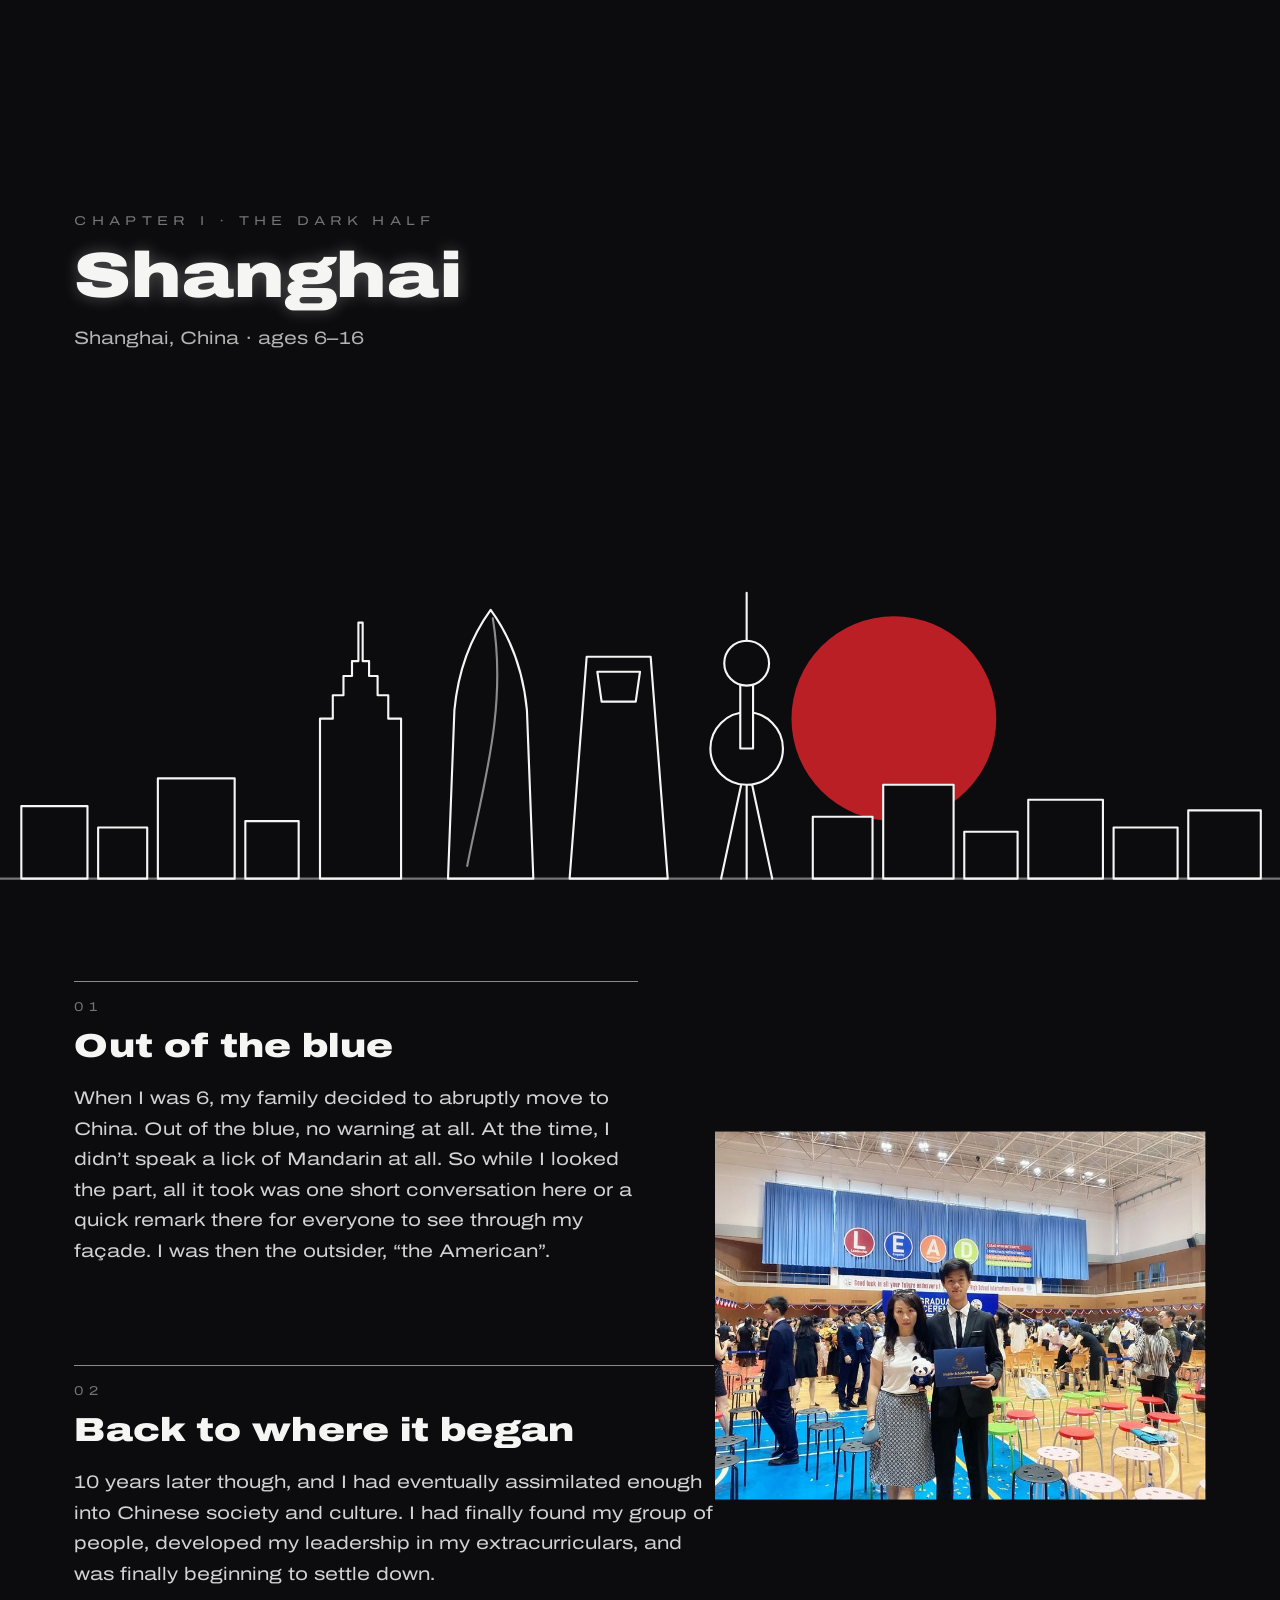
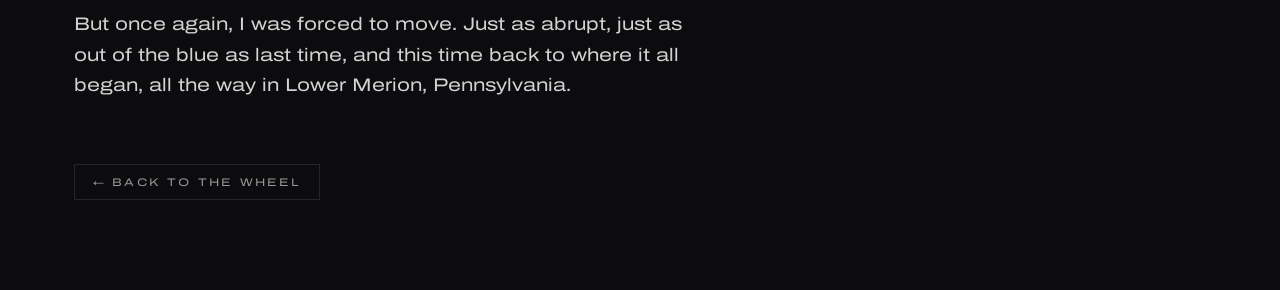
<file: china.html>
<!doctype html>
<html lang="en">
<head>
<meta charset="utf-8" />
<meta name="viewport" content="width=device-width, initial-scale=1" />
<script>document.documentElement.className += " js";</script>
<title>Shanghai</title>
<link rel="preconnect" href="https://fonts.googleapis.com" />
<link rel="preconnect" href="https://fonts.gstatic.com" crossorigin />
<link href="https://fonts.googleapis.com/css2?family=Archivo:ital,wdth,wght@0,62..125,100..900;1,62..125,100..900&display=swap" rel="stylesheet" />
<link href="https://fonts.googleapis.com/css2?family=Noto+Serif+SC:wght@400&display=swap&text=%E9%BE%99%E6%AF%85%E8%AF%9A" rel="stylesheet" />
<link rel="stylesheet" href="chapters.css?v=bdcfba44" />
<link rel="stylesheet" href="place.css?v=4fb08506" />
<style>
  :root{ --accent:#cc2229; }
</style>
</head>
<body>


  <section class="place-hero">
    <div class="place-sky" aria-hidden="true">
      <svg class="skyline" viewBox="0 0 1200 320" preserveAspectRatio="xMidYMax meet" role="img" aria-label="The Pudong skyline, Shanghai">
        <circle class="sun" cx="838" cy="150" r="96"/>

        <rect class="b" x="20" y="232" width="62" height="68"/>
        <rect class="b" x="92" y="252" width="46" height="48"/>
        <rect class="b" x="148" y="206" width="72" height="94"/>
        <rect class="b" x="230" y="246" width="50" height="54"/>

        <!-- Jin Mao Tower: stepped, pagoda-like -->
        <path class="b" d="M300,300 L300,150 L312,150 L312,128 L322,128 L322,110 L330,110 L330,96 L336,96 L336,60 L340,60 L340,96 L346,96 L346,110 L354,110 L354,128 L364,128 L364,150 L376,150 L376,300 Z"/>

        <!-- Shanghai Tower: tapering, with the twist drawn as one interior line -->
        <path class="b" d="M420,300 L426,142 C430,100 444,70 460,48 C476,70 490,100 494,142 L500,300 Z"/>
        <path class="l" d="M438,288 C452,216 476,140 462,56" opacity=".55"/>

        <!-- Shanghai World Financial Center: the opening at the top is a real hole -->
        <path class="b" fill-rule="evenodd" d="M534,300 L550,92 L610,92 L626,300 Z M560,106 L564,134 L596,134 L600,106 Z"/>

        <!-- Oriental Pearl Tower -->
        <path class="l" d="M676,300 L700,188 M724,300 L700,188 M700,300 L700,188"/>
        <circle class="b" cx="700" cy="178" r="34"/>
        <rect class="b" x="694" y="112" width="12" height="66"/>
        <circle class="b" cx="700" cy="98" r="21"/>
        <path class="l" d="M700,77 L700,32"/>

        <rect class="b" x="762" y="242" width="56" height="58"/>
        <rect class="b" x="828" y="212" width="66" height="88"/>
        <rect class="b" x="904" y="256" width="50" height="44"/>
        <rect class="b" x="964" y="226" width="70" height="74"/>
        <rect class="b" x="1044" y="252" width="60" height="48"/>
        <rect class="b" x="1114" y="236" width="68" height="64"/>

        <path class="ground" d="M0,300 H1200"/>
      </svg>
    </div>

    <header class="place-head rise">
      <span class="chap-num">Chapter I &middot; the dark half</span>
      <h2 class="chap-title">Shanghai</h2>
      <p class="chap-lede">Shanghai, China &middot; ages 6&ndash;16</p>
    </header>
  </section>

  <section class="place-body">
    <ul class="passages">
      <li class="passage rise" style="--d:0.08s">
        <div class="passage-text">
          <div class="entry-rule"></div>
          <span class="num">01</span>
          <h3>Out of the blue</h3>
            <p>When I was 6, my family decided to abruptly move to China. Out of the blue, no warning at all. At the time, I didn&rsquo;t speak a lick of Mandarin at all. So while I looked the part, all it took was one short conversation here or a quick remark there for everyone to see through my fa&ccedil;ade. I was then the outsider, &ldquo;the American&rdquo;.</p>
        </div>
        <figure class="frame frame-mid">
            <img class="slot-photo" src="images/china-graduation.jpg" alt="Yicheng in a suit holding his middle school diploma beside his mother at the graduation ceremony in Shanghai" style="object-position:50% 40%" loading="lazy" decoding="async" />
          </figure>
      </li>
      <li class="passage rise" style="--d:0.12s">
        <div class="passage-text">
          <div class="entry-rule"></div>
          <span class="num">02</span>
          <h3>Back to where it began</h3>
            <p>10 years later though, and I had eventually assimilated enough into Chinese
            society and culture. I had finally found my group of people, developed my leadership
            in my extracurriculars, and was finally beginning to settle down.</p>
            <p>But once again, I was forced to move. Just as abrupt, just as out of the blue as
            last time, and this time back to where it all began, all the way in Lower Merion,
            Pennsylvania.</p>
        </div>
      </li>
    </ul>

    <a class="back" href="./#heroScroll">&larr; Back to the wheel</a>
  </section>

<script src="chapters.js?v=b520f960"></script>
</body>
</html>
</file>
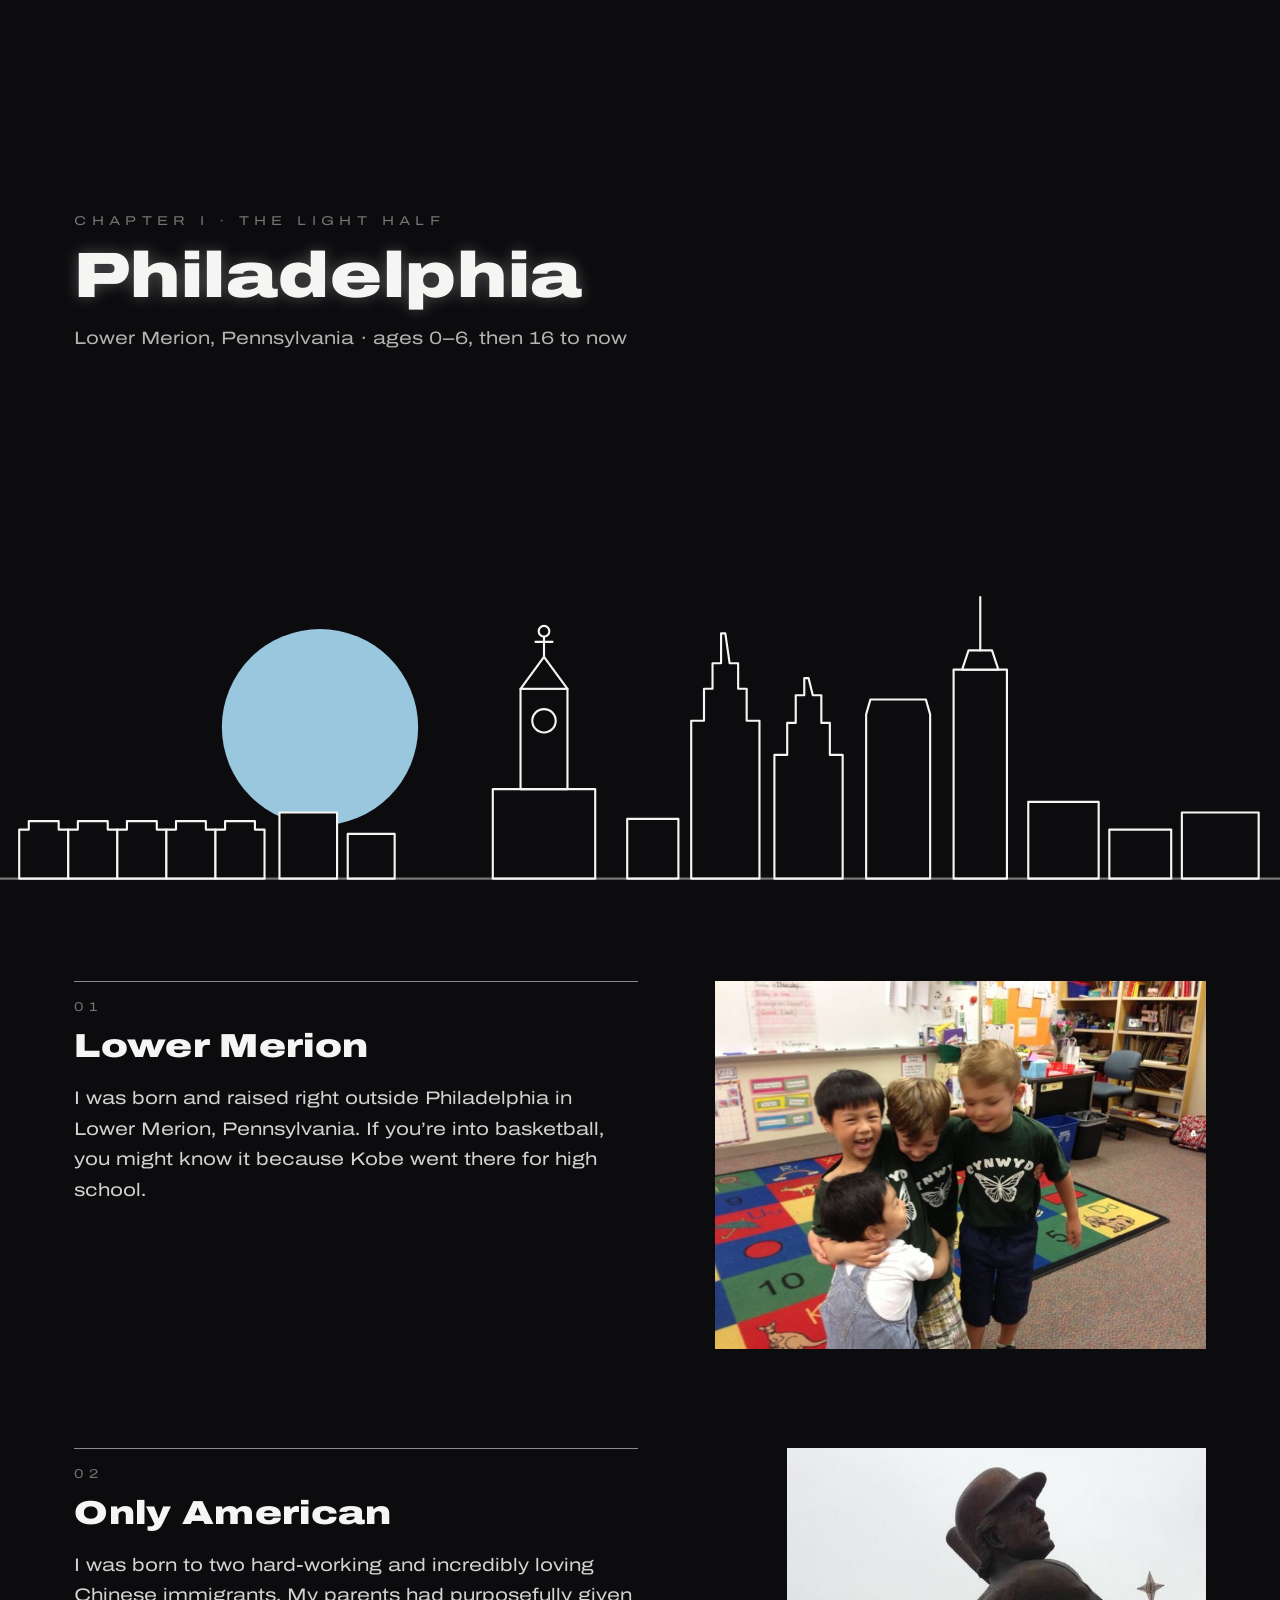
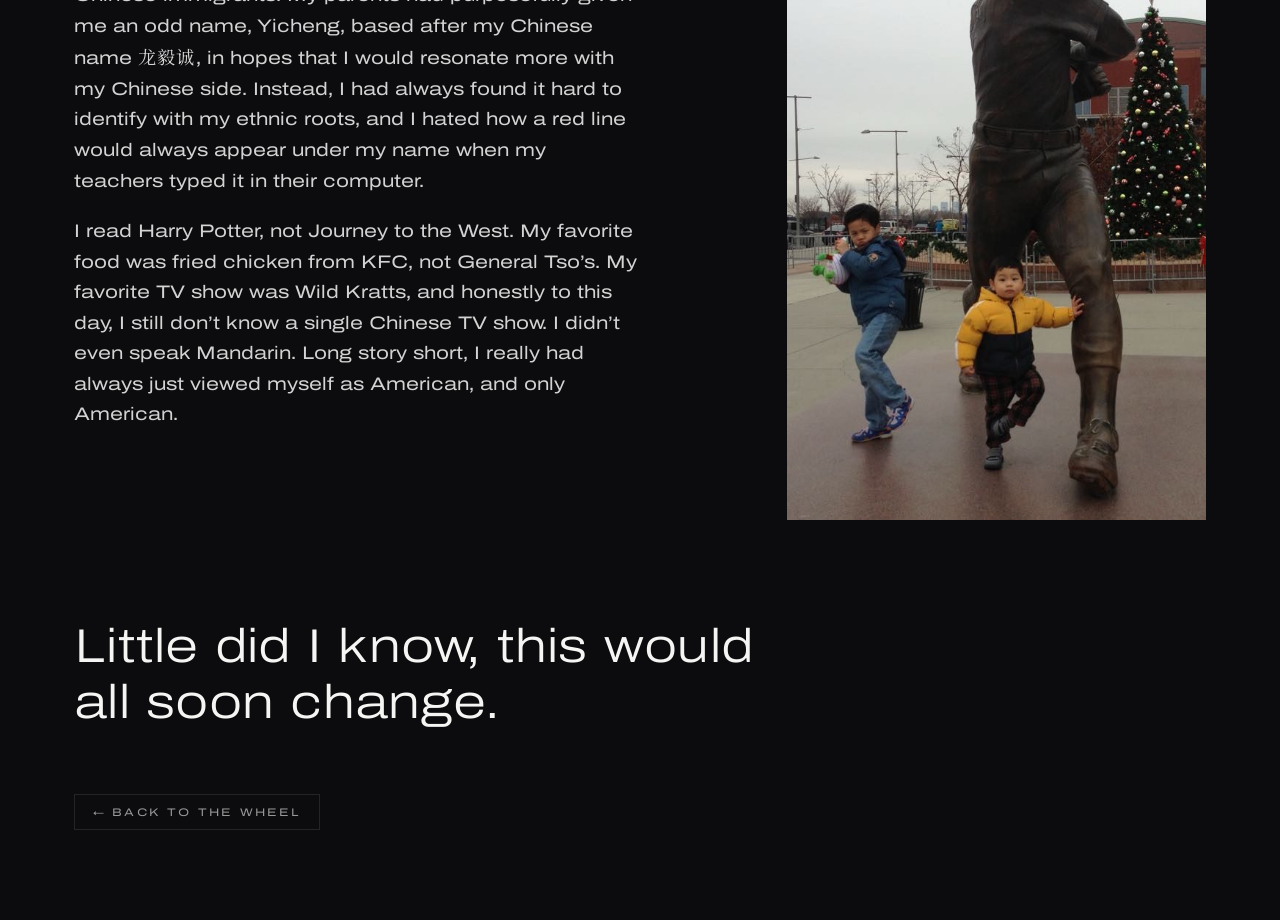
<file: us.html>
<!doctype html>
<html lang="en">
<head>
<meta charset="utf-8" />
<meta name="viewport" content="width=device-width, initial-scale=1" />
<script>document.documentElement.className += " js";</script>
<title>Philadelphia</title>
<link rel="preconnect" href="https://fonts.googleapis.com" />
<link rel="preconnect" href="https://fonts.gstatic.com" crossorigin />
<link href="https://fonts.googleapis.com/css2?family=Archivo:ital,wdth,wght@0,62..125,100..900;1,62..125,100..900&display=swap" rel="stylesheet" />
<link href="https://fonts.googleapis.com/css2?family=Noto+Serif+SC:wght@400&display=swap&text=%E9%BE%99%E6%AF%85%E8%AF%9A" rel="stylesheet" />
<link rel="stylesheet" href="chapters.css?v=bdcfba44" />
<link rel="stylesheet" href="place.css?v=4fb08506" />
<style>
  :root{ --accent:#a9dcf5;   /* the sun: light blue */
  --sun-opacity:.9; }
</style>
</head>
<body>


  <section class="place-hero">
    <div class="place-sky" aria-hidden="true">
      <svg class="skyline" viewBox="0 0 1200 320" preserveAspectRatio="xMidYMax meet" role="img" aria-label="The Philadelphia skyline">
        <circle class="sun" cx="300" cy="158" r="92"/>

        <path class="b" d="M18,300 L18,254 L27,254 L27,246 L55,246 L55,254 L64,254 L64,300 Z"/>
        <path class="b" d="M64,300 L64,254 L73,254 L73,246 L101,246 L101,254 L110,254 L110,300 Z"/>
        <path class="b" d="M110,300 L110,254 L119,254 L119,246 L147,246 L147,254 L156,254 L156,300 Z"/>
        <path class="b" d="M156,300 L156,254 L165,254 L165,246 L193,246 L193,254 L202,254 L202,300 Z"/>
        <path class="b" d="M202,300 L202,254 L211,254 L211,246 L239,246 L239,254 L248,254 L248,300 Z"/>

        <rect class="b" x="262" y="238" width="54" height="62"/>
        <rect class="b" x="326" y="258" width="44" height="42"/>

        <!-- City Hall, with William Penn on the tower -->
        <path class="b" d="M462,300 L462,216 L558,216 L558,300 Z"/>
        <path class="b" d="M488,216 L488,122 L532,122 L532,216 Z"/>
        <circle class="b" cx="510" cy="152" r="11"/>
        <path class="b" d="M488,122 L510,92 L532,122 Z"/>
        <path class="l" d="M510,92 L510,74"/>
        <circle class="b" cx="510" cy="68" r="5"/>
        <path class="l" d="M502,78 L518,78"/>

        <rect class="b" x="588" y="244" width="48" height="56"/>

        <!-- One Liberty Place -->
        <path class="b" d="M648,300 L648,152 L660,152 L660,122 L668,122 L668,98 L676,98 L676,70 L680,70 L684,98 L692,98 L692,122 L700,122 L700,152 L712,152 L712,300 Z"/>

        <!-- Two Liberty Place -->
        <path class="b" d="M726,300 L726,184 L738,184 L738,154 L746,154 L746,128 L754,128 L754,112 L758,112 L762,128 L770,128 L770,154 L778,154 L778,184 L790,184 L790,300 Z"/>

        <!-- Comcast Center -->
        <path class="b" d="M812,300 L812,146 L816,132 L868,132 L872,146 L872,300 Z"/>

        <!-- Comcast Technology Center, with its spire -->
        <path class="b" d="M894,300 L894,104 L944,104 L944,300 Z"/>
        <path class="b" d="M902,104 L908,86 L930,86 L936,104 Z"/>
        <path class="l" d="M919,86 L919,36"/>

        <rect class="b" x="964" y="228" width="66" height="72"/>
        <rect class="b" x="1040" y="254" width="58" height="46"/>
        <rect class="b" x="1108" y="238" width="72" height="62"/>

        <path class="ground" d="M0,300 H1200"/>
      </svg>
    </div>

    <header class="place-head rise">
      <span class="chap-num">Chapter I &middot; the light half</span>
      <h2 class="chap-title">Philadelphia</h2>
      <p class="chap-lede">Lower Merion, Pennsylvania &middot; ages 0&ndash;6, then 16 to now</p>
    </header>
  </section>

  <section class="place-body">
    <ul class="passages">
      <li class="passage rise" style="--d:0.08s">
        <div class="passage-text">
          <div class="entry-rule"></div>
          <span class="num">01</span>
          <h3>Lower Merion</h3>
            <p>I was born and raised right outside Philadelphia in Lower Merion, Pennsylvania. If you&rsquo;re into basketball, you might know it because Kobe went there for high school.</p>
        </div>
        <figure class="frame">
            <img class="slot-photo" src="images/us-kindergarten.jpg" alt="Four kindergarteners in matching green Cynwyd shirts hugging in a classroom" style="object-position:50% 35%" loading="lazy" decoding="async" />
          </figure>
      </li>
      <li class="passage rise" style="--d:0.12s">
        <div class="passage-text">
          <div class="entry-rule"></div>
          <span class="num">02</span>
          <h3>Only American</h3>
            <p>I was born to two hard-working and incredibly loving Chinese immigrants. My
            parents had purposefully given me an odd name, Yicheng, based after my Chinese name
            <span class="zh" lang="zh-Hans">&#40857;&#27589;&#35802;</span>, in hopes that I
            would resonate more with my Chinese side. Instead, I had always found it hard to
            identify with my ethnic roots, and I hated how a red line would always appear under
            my name when my teachers typed it in their computer.</p>
            <p>I read Harry Potter, not Journey to the West. My favorite food was fried chicken
            from KFC, not General Tso&rsquo;s. My favorite TV show was Wild Kratts, and honestly
            to this day, I still don&rsquo;t know a single Chinese TV show. I didn&rsquo;t even
            speak Mandarin. Long story short, I really had always just viewed myself as
            American, and only American.</p>
        </div>
        <figure class="frame">
            <img class="slot-photo" src="images/us-statue.jpg" alt="Two young boys in winter coats playing beside a bronze baseball statue outside a Philadelphia stadium, a Christmas tree behind them" style="object-position:50% 62%" loading="lazy" decoding="async" />
          </figure>
      </li>
    </ul>

    <p class="turn rise">Little did I know, this would all soon change.</p>

    <a class="back" href="./#heroScroll">&larr; Back to the wheel</a>
  </section>

<script src="chapters.js?v=b520f960"></script>
</body>
</html>
</file>
<file: chapters.css>
/* Chapters II-V: the narrative spine below the yin-yang.
 *
 * One colour for the whole site. The page is black from the epigraph to the
 * last line; nothing alternates. Every chapter uses the same template, so the
 * only thing that changes as you scroll is the writing.
 *
 * No per-chapter artwork: the single graphic motif is the yin-yang's own
 * dividing curve, drawn as a thin line between chapters. */

:root{
  --ph-gap:clamp(.5rem,1vw,.85rem);      /* space between neighbouring photos */
  --ph-overlap:clamp(1rem,3vh,1.8rem);   /* how far a photo cuts into the one above */
  --ph-drop:clamp(.2rem,1.5vh,1rem);    /* how far a photo steps down instead */
  --ph-ring:clamp(4px,.5vw,6px);         /* the margin left around an overlapping photo */
  --ink:#0c0c0e;
  --paper:#f5f5f4;
  --rule:rgba(245,245,244,.18);
  /* Chapter I insets its title by the .page padding plus the .page-head
   * margin. Repeating that sum keeps every chapter on the same two edges.
   * The floor keeps the text clear of the rail on narrower desktops. */
  --gutter:max(calc(clamp(1rem,3vw,2.6rem) + clamp(.8rem,2.8vw,2.8rem)), 74px);
  --rail-space:32px;   /* the widest tick is 30px; any more and the rail reaches into Chapter I's right column around 960px */
}

/* ---------------- chapter shell ---------------- */
.chap{
  position:relative;
  min-height:100vh;
  display:grid;
  align-content:center;
  padding:clamp(3rem,9vh,6rem) var(--gutter);
  /* transparent: the page's black comes from <body>, so the roaming dragon
   * on its fixed canvas can be seen through every section */
  color:var(--paper);
  overflow:hidden;
}

/* the chapter number, set large and almost invisible behind the opening */
.chap-ghost{
  position:absolute;
  right:calc(var(--gutter) + var(--rail-space) * .5);
  top:clamp(1rem,5vh,4rem);
  margin:0;
  font-size:clamp(120px,27vw,360px);
  font-weight:900;
  line-height:.78;
  letter-spacing:-.02em;
  color:var(--paper);
  opacity:.045;
  pointer-events:none;
  user-select:none;
}

.chap-head{ position:relative; z-index:1; max-width:52rem; }
.chap-num{
  display:block;
  font-size:clamp(10px,1vw,13px);
  letter-spacing:.42em;
  text-transform:uppercase;
  opacity:.45;
  margin-bottom:1rem;
}
.chap-title{
  margin:0 0 1.1rem;
  font-weight:900;
  font-size:clamp(30px,5vw,72px);
  line-height:1;
  letter-spacing:.01em;
  text-shadow:0 0 16px rgba(255,255,255,.28);
}
.chap-lede{
  margin:0;
  max-width:46rem;
  font-size:clamp(14px,min(1.4vw,2.4vh),21px);
  line-height:1.55;
  opacity:.72;
}

/* ---------------- a chapter that is one passage ----------------
 * Chapter II is a single piece of writing rather than three strands, so it
 * drops the entry grid: a passage broken into columns of fragments would work
 * against a paragraph whose whole point is that it keeps going. */
.chap-prose{ justify-items:start; row-gap:clamp(.9rem,2.4vh,1.6rem); }
.chap-prose .chap-head{ max-width:30rem; }
.prose{
  position:relative;
  z-index:1;
  max-width:min(58ch,40rem);
}
.prose p{
  margin:0 0 1.1em;
  font-size:clamp(15px,min(1.5vw,2.6vh),24px);
  line-height:1.62;
  color:rgba(245,245,244,.78);
}
.prose p:last-child{ margin-bottom:0; }
/* the emphasis the sentence is built around */
.prose em{
  font-style:italic;
  font-weight:700;
  color:var(--paper);
}

/* the line it all lands on, set apart and given its own rule */
.prose-coda{
  position:relative;
  z-index:1;
  margin:0;
  padding-top:clamp(.8rem,2vh,1.4rem);
  max-width:34rem;
  font-size:clamp(19px,min(2.5vw,4vh),40px);
  font-weight:900;
  line-height:1.15;
  letter-spacing:.01em;
  color:var(--paper);
  text-shadow:0 0 14px rgba(255,255,255,.22);
}
.prose-coda::before{
  content:"";
  position:absolute;
  top:0; left:0;
  width:clamp(48px,7vw,104px);
  height:2px;
  background:var(--paper);
  opacity:.55;
}

@media (max-width:900px){
  .chap-prose .chap-head{ max-width:none; }
  .prose-coda{ font-size:clamp(19px,6vw,30px); }
}

/* ---------------- the entries in each chapter ---------------- */
.entries{
  position:relative;
  z-index:1;
  margin:clamp(1.8rem,5vh,3.4rem) 0 0;
  padding:0;
  list-style:none;
  display:grid;
  grid-template-columns:repeat(var(--cols,3),minmax(0,1fr));
  gap:clamp(1.2rem,3vw,3rem);
  align-items:start;
}
.entry{ display:grid; gap:.75rem; }
.entry-rule{ height:1px; background:var(--paper); opacity:.55; }
.entry h3{
  margin:0;
  font-size:clamp(13px,1.35vw,19px);
  font-weight:900;
  letter-spacing:.15em;
  text-transform:uppercase;
}
.entry p{
  margin:0;
  font-size:clamp(12px,min(1.15vw,2vh),16px);
  line-height:1.5;
  opacity:.6;
}

/* one plain frame for every picture on the site's spine - no tape, no tilt */
.frame{
  margin:.35rem 0 0;
  display:grid;
  gap:.5rem;
}
.frame .slot{
  aspect-ratio:4/3;
  width:min(100%,30vh);
  display:grid;
  place-items:center;
  gap:.35rem;
  border:1px solid var(--rule);
  background:rgba(245,245,244,.03);
  font-size:10px;
  letter-spacing:.2em;
  text-transform:uppercase;
  opacity:.45;
}
.frame figcaption{
  font-size:clamp(10px,1vw,13px);
  line-height:1.35;
  opacity:.45;
}

/* ---------------- the S connector between chapters ----------------
 * The curve that divides the yin from the yang, pulled out and used as the
 * stitch between one chapter and the next. It draws itself on scroll. */
.connector{
  position:relative;
  height:clamp(116px,17vh,190px);
  display:grid;
  place-items:center;
  /* transparent: the page's black comes from <body>, so the roaming dragon
   * on its fixed canvas can be seen through every section */
  color:var(--paper);
  overflow:hidden;
}
.connector svg{ width:72px; height:100%; }
.connector svg{ opacity:.55; }
.connector .dg-body{ stroke-width:1.8px; }
/* the segment draws itself in as it is reached */
.connector use{
  clip-path:inset(0 0 100% 0);
  transition:clip-path 1.2s cubic-bezier(.4,0,.2,1);
}
.connector.in use{ clip-path:inset(0 0 0 0); }

/* ---------------- chapter rail ----------------
 * Ticks only. The label is a chip that appears on hover, on its own solid
 * background, so it never sits illegibly on top of the writing - and nothing
 * is permanently parked in the text column the way a pinned label was. */
.rail{
  position:fixed;
  right:10px;
  top:50%;
  transform:translateY(-50%);
  z-index:40;
  width:var(--rail-space);
  display:grid;
  justify-items:end;
  gap:.95rem;
}
.rail a{
  position:relative;
  display:block;
  padding:6px 0;
  color:var(--paper);
  text-decoration:none;
  opacity:.32;
  transition:opacity .3s ease;
}
.rail a:hover, .rail a:focus-visible{ opacity:1; outline:none; }
.rail a.active{ opacity:1; }
.rail .tick{ display:block; width:16px; height:2px; background:currentColor; transition:width .3s ease; }
.rail a.active .tick{ width:30px; }
.rail .rail-label{
  position:absolute;
  right:calc(100% + 12px);
  top:50%;
  transform:translateY(-50%) translateX(6px);
  white-space:nowrap;
  font-size:10px;
  letter-spacing:.2em;
  text-transform:uppercase;
  color:var(--paper);
  background:var(--ink);
  border:1px solid var(--rule);
  padding:.4rem .6rem;
  opacity:0;
  pointer-events:none;
  transition:opacity .25s ease, transform .25s ease;
}
.rail a:hover .rail-label, .rail a:focus-visible .rail-label{ opacity:1; transform:translateY(-50%); }

/* ---------------- reveal on scroll ---------------- */
.js .rise{ opacity:0; transform:translateY(20px); }
.rise.in{ animation:rise-in .8s cubic-bezier(.2,.9,.3,1) both; animation-delay:var(--d,0s); }
@keyframes rise-in{ to{ opacity:1; transform:none; } }

/* ---------------- closing ---------------- */
.coda{
  min-height:88vh;
  display:grid;
  place-items:center;
  align-content:center;
  text-align:center;
  gap:1.7rem;
  padding:5rem var(--gutter) 7rem;
  /* transparent: the page's black comes from <body>, so the roaming dragon
   * on its fixed canvas can be seen through every section */
  color:var(--paper);
}
.coda svg{ width:clamp(112px,16vh,160px); height:clamp(112px,16vh,160px); display:block; }
.coda p{ margin:0; max-width:42ch; font-size:clamp(13px,1.3vw,18px); line-height:1.6; opacity:.62; }
/* the closing line is two sentences now: give it room and a readable size */
.coda .coda-line{ max-width:58ch; font-size:clamp(15px,1.55vw,22px); opacity:.74; }
.coda .sig{ font-size:11px; letter-spacing:.3em; text-transform:uppercase; opacity:.4; }

/* ---------------- narrow screens ---------------- */
@media (max-width:900px){
  .chap{ min-height:auto; padding:clamp(3rem,9vh,5rem) 1.4rem; }
  .entries{ grid-template-columns:1fr; gap:2rem; }
  .chap-ghost{ font-size:clamp(90px,34vw,180px); right:.6rem; opacity:.05; }
  .frame .slot{ aspect-ratio:3/2; }
}

/* The rail becomes a row of ticks along the bottom well before the layout
 * itself goes narrow. On a side rail, the clearance between Chapter I's right
 * column and the ticks shrinks with the viewport, and by ~900px it is a few
 * pixels - close enough to read as a collision. Below 1000px it moves out of
 * the text's way entirely instead. */
@media (max-width:1000px){
  .rail{
    right:auto; left:0; top:auto; bottom:0;
    width:100%; transform:none;
    grid-auto-flow:column; justify-items:center; justify-content:center;
    gap:.55rem; padding:.7rem 0 .8rem;
    background:linear-gradient(to top,rgba(12,12,14,.94),rgba(12,12,14,0));
  }
  .rail a{ padding:6px 2px; }
  .rail .tick{ width:14px; }
  .rail a.active .tick{ width:24px; }
  .rail .rail-label{ display:none; }
}

@media (prefers-reduced-motion: reduce){
  .rise{ opacity:1; transform:none; }
  .rise.in{ animation:none; }
  .connector path{ stroke-dashoffset:0; transition:none; }
}

/* ---------------- opening page ----------------
 * A photograph filling the left third, the name and the introduction on the
 * right. The photo is landscape and he stands slightly right of centre, so the
 * crop is anchored there rather than at the middle - object-position is what
 * keeps his face in the strip as the column gets narrower. */
.intro{
  position:relative;
  min-height:100vh;
  min-height:100svh;
  display:grid;
  grid-template-columns:40% minmax(0,1fr);
  /* transparent: the page's black comes from <body>, so the roaming dragon
   * on its fixed canvas can be seen through every section */
  color:var(--paper);
  overflow:hidden;
}
.intro-photo{
  position:relative;
  margin:0;
  height:100%;
  overflow:hidden;
}
.intro-photo img{
  display:block;
  width:100%;
  height:100%;
  object-fit:cover;
  object-position:52% 30%;
}
.intro-text{
  position:relative;
  display:grid;
  align-content:center;
  gap:clamp(1.1rem,2.6vh,2rem);
  padding:clamp(3rem,10vh,7rem) var(--gutter) clamp(4.5rem,12vh,8rem) clamp(2rem,4.5vw,5rem);
}
.intro-name{
  margin:0;
  font-weight:900;
  font-size:clamp(34px,5.6vw,84px);
  line-height:1;
  letter-spacing:.01em;
  text-shadow:0 0 18px rgba(255,255,255,.3);
}
.intro-bio{
  margin:0;
  max-width:46rem;
  font-size:clamp(14px,min(1.45vw,2.5vh),22px);
  line-height:1.62;
  opacity:.74;
}
.intro-cue{
  display:flex;
  align-items:center;
  gap:.7rem;
  margin-top:clamp(.5rem,2vh,1.4rem);
  font-size:11px;
  letter-spacing:.2em;
  text-transform:uppercase;
  opacity:.45;
}
.intro-cue::after{
  content:"";
  width:8px; height:8px;
  border-right:2px solid currentColor;
  border-bottom:2px solid currentColor;
  transform:rotate(45deg);
  animation:cue-bob 1.6s ease-in-out infinite;
}

@media (max-width:1000px){
  .intro{
    grid-template-columns:1fr;
    grid-template-rows:minmax(0,42vh) auto;
  }
  .intro-photo img{ object-position:52% 26%; }
  .intro-text{
    padding:clamp(1.5rem,4vh,2.5rem) 1.4rem clamp(4rem,10vh,6rem);
  }
}

/* The opening is above the fold, so it plays on load rather than waiting for
 * the scroll observer. Each element animates to its OWN resting opacity: the
 * shared .rise helper ends at 1, which would have burned off the deliberate
 * dimming on the bio and the scroll cue. */
/* The introduction used to be the first screen. The name page sits in front of
 * it now, so it waits to be scrolled to - otherwise it finishes playing while
 * the reader is still looking at the character. */
.js .intro-photo, .js .intro-name, .js .intro-bio, .js .intro-cue{ opacity:0; }
.intro.in .intro-photo{ animation:intro-fade 1s ease-out .05s both; }
.intro.in .intro-name{ animation:intro-up .85s cubic-bezier(.2,.9,.3,1) .26s both; }
.intro.in .intro-bio{ animation:intro-up-dim .85s cubic-bezier(.2,.9,.3,1) .46s both; }
.intro.in .intro-cue{ animation:intro-up-faint .85s cubic-bezier(.2,.9,.3,1) .66s both; }

@keyframes intro-fade{ from{ opacity:0; } to{ opacity:1; } }
@keyframes intro-up{ from{ opacity:0; transform:translateY(24px); } to{ opacity:1; transform:none; } }
@keyframes intro-up-dim{ from{ opacity:0; transform:translateY(24px); } to{ opacity:.74; transform:none; } }
@keyframes intro-up-faint{ from{ opacity:0; transform:translateY(24px); } to{ opacity:.45; transform:none; } }

@media (prefers-reduced-motion: reduce){
  .intro-cue::after{ animation:none; }
  .js .intro-photo, .js .intro-name, .js .intro-bio, .js .intro-cue{ opacity:1; }
  .intro.in .intro-photo, .intro.in .intro-name, .intro.in .intro-bio, .intro.in .intro-cue{ animation:none; }
}


/* ---------------- the dragon ----------------
 * One animal, seen in pieces. Its character opens the site, a length of its
 * back shows between every chapter, and its head arrives at the end. Defined
 * as symbols in index.html, not an external file, so each instance takes the
 * colour of wherever it sits. */
.dg-sprite{ position:absolute; width:0; height:0; overflow:hidden; }
.dg-body{ fill:none; stroke:currentColor; stroke-width:2.4; stroke-linecap:round; stroke-linejoin:round; vector-effect:non-scaling-stroke; }
.dg-fin{ fill:currentColor; stroke:none; }
.dg-eye{ fill:currentColor; }

/* ---------------- the name ---------------- */
.glyph-page{
  position:relative;
  min-height:100vh;
  display:grid;
  grid-template-columns:minmax(0,auto) minmax(0,1fr);
  column-gap:clamp(2rem,6vw,7rem);
  align-items:center;
  padding:clamp(3rem,9vh,6rem) var(--gutter);
  /* transparent: the page's black comes from <body>, so the roaming dragon
   * on its fixed canvas can be seen through every section */
  color:var(--paper);
  overflow:hidden;
}
.glyph-wrap{ position:relative; z-index:1; display:grid; place-items:center; justify-self:start; }

/* the animal itself, behind the character it is named by */
/* Fixed, not absolute: the dragon is no longer a decoration on one section,
 * it swims across the viewport and stays with you as you scroll. It sits above
 * <body>'s background and below every section's content, which is why the
 * sections themselves must not paint a background of their own. */
.dragon-canvas{
  position:fixed;
  inset:0;
  width:100vw;
  height:100vh;
  z-index:0;
  opacity:.2;
  pointer-events:none;
  transition:opacity .6s ease;
}
.dragon-canvas.gone{ opacity:0; }

/* the first screen now, so it plays on load */
.js .glyph, .js .glyph-pron, .js .glyph-senses li, .js .glyph-note{ opacity:0; }
.glyph{ animation:glyph-in 1.1s cubic-bezier(.2,.9,.3,1) .15s both; }
.glyph-pron{ animation:intro-up .8s cubic-bezier(.2,.9,.3,1) .5s both; }
.glyph-senses li{ animation:intro-up .8s cubic-bezier(.2,.9,.3,1) both; }
.glyph-senses li:nth-child(1){ animation-delay:.66s; }
.glyph-senses li:nth-child(2){ animation-delay:.82s; }
.glyph-note{ animation:glyph-note-in .9s cubic-bezier(.2,.9,.3,1) 1s both; }
@keyframes glyph-in{
  from{ opacity:0; transform:translateY(26px) scale(.94); }
  to{ opacity:1; transform:none; }
}
@keyframes glyph-note-in{
  from{ opacity:0; transform:translateY(20px); }
  to{ opacity:1; transform:none; }
}
.glyph{
  font-family:"Noto Serif SC","Songti SC","SimSun",serif;
  font-weight:600;
  font-size:clamp(168px,31vh,390px);
  line-height:1;
  color:var(--paper);
  text-shadow:0 0 30px rgba(255,255,255,.22);
}
.glyph-def{ position:relative; z-index:1; max-width:46rem; }
.glyph-pron{
  margin:0 0 1rem;
  font-size:clamp(13px,1.35vw,19px);
  letter-spacing:.26em;
  text-transform:uppercase;
  opacity:.5;
}
.glyph-pron em{ font-style:italic; text-transform:none; letter-spacing:.06em; }
.glyph-senses{
  margin:0 0 clamp(1rem,2.6vh,1.7rem);
  padding:0 0 0 1.4em;
  font-size:clamp(16px,min(1.68vw,2.85vh),27px);
  line-height:1.45;
  font-weight:800;
}
.glyph-senses li{ margin:0 0 .35rem; }
.glyph-senses li::marker{ color:rgba(255,255,255,.4); font-weight:400; }

/* the inline character, in the same face as the big one */
.zh{ font-family:"Noto Serif SC","Songti SC","SimSun",serif; font-weight:600; }

.glyph-note{
  margin:0 0 1em;
  max-width:38rem;
  font-size:clamp(14px,min(1.45vw,2.5vh),23px);
  line-height:1.6;
  color:rgba(255,255,255,.7);
}
.glyph-note:last-child{ margin-bottom:0; }

/* ---------------- the coda ----------------
 * The character closes the site the way it opened it. A drawn head was tried
 * here at this size and read as a fish. */
.coda-glyph{
  font-family:"Noto Serif SC","Songti SC","SimSun",serif;
  font-weight:600;
  font-size:clamp(46px,7vh,78px);
  line-height:1;
  color:var(--paper);
  opacity:.5;
}

@media (prefers-reduced-motion: reduce){
  .js .glyph, .js .glyph-pron, .js .glyph-senses li, .js .glyph-note{ opacity:1; }
  .glyph, .glyph-pron, .glyph-senses li, .glyph-note{ animation:none; }
}

@media (max-width:900px){
  .glyph-page{
    grid-template-columns:1fr;
    row-gap:clamp(1.6rem,5vh,2.6rem);
    justify-items:start;
    padding-left:1.4rem; padding-right:1.4rem;
  }
  .glyph-wrap{ justify-self:start; }
  .glyph{ font-size:clamp(110px,30vw,200px); }
}


/* ---------------- chapter II: the passage, its photo, and the reveal ------ */
.prose-row{
  position:relative;
  z-index:1;
  display:grid;
  grid-template-columns:minmax(0,1fr) auto;
  gap:clamp(1.4rem,4vw,4rem);
  align-items:start;
  width:100%;
}
.prose-photo{ margin:0; }
.prose-photo .slot{ width:clamp(150px,20vw,240px); }

/* ---------------- chapter III: numbered steps beside one wide photo ------- */
.chap-steps .chap-head{ max-width:42rem; }
.steps-row{
  position:relative;
  z-index:1;
  margin-top:clamp(1.6rem,4.5vh,3rem);
  display:grid;
  grid-template-columns:minmax(0,1.15fr) minmax(0,.85fr);
  gap:clamp(1.5rem,4vw,4.5rem);
  align-items:start;
  width:100%;
}
.steps{ margin:0; padding:0; list-style:none; display:grid; gap:clamp(.9rem,2.4vh,1.6rem); }
.step{
  display:grid;
  grid-template-columns:auto minmax(0,1fr);
  gap:clamp(.9rem,2vw,1.6rem);
  align-items:baseline;
  padding-top:clamp(.7rem,1.8vh,1.1rem);
  border-top:1px solid var(--rule);
}
.step-n{
  font-size:clamp(13px,1.3vw,18px);
  font-weight:900;
  letter-spacing:.1em;
  opacity:.4;
}
.step h3{
  margin:0 0 .35rem;
  font-size:clamp(14px,1.45vw,21px);
  font-weight:900;
  letter-spacing:.12em;
  text-transform:uppercase;
}
.step p{
  margin:0;
  font-size:clamp(12px,min(1.15vw,2vh),16px);
  line-height:1.55;
  opacity:.6;
}
.steps-photo{ margin:0; }
.steps-photo .slot{ width:min(100%,40vh); aspect-ratio:4/5; }

/* ---------------- chapter V: a wall of pictures --------------------------- */
.chap-gallery .chap-head{ max-width:44rem; }
.gallery{
  position:relative;
  z-index:1;
  margin-top:clamp(1.6rem,4.5vh,3rem);
  display:grid;
  grid-template-columns:repeat(4,minmax(0,1fr));
  gap:clamp(1rem,2.4vw,2.2rem);
  align-items:start;
  width:100%;
}
.gallery .frame{ margin:0; }
.gallery .slot{ width:100%; }
/* uneven on purpose, so it reads as a wall rather than a row of cards */
.gallery .frame:nth-child(1) .slot{ aspect-ratio:3/4; }
.gallery .frame:nth-child(2) .slot{ aspect-ratio:1; margin-top:clamp(1rem,4vh,2.6rem); }
.gallery .frame:nth-child(3) .slot{ aspect-ratio:4/5; }
.gallery .frame:nth-child(4) .slot{ aspect-ratio:1; margin-top:clamp(1rem,4vh,2.6rem); }

@media (max-width:900px){
  .prose-row{ grid-template-columns:1fr; }
  .prose-photo .slot{ width:min(100%,280px); }
  .steps-row{ grid-template-columns:1fr; }
  .steps-photo .slot{ width:min(100%,320px); aspect-ratio:4/3; }
  .gallery{ grid-template-columns:repeat(2,minmax(0,1fr)); }
  .gallery .frame .slot{ margin-top:0; }
}


/* ---------------- chapter III: full-width bands ----------------
 * Three activities, each given its own row with the picture on alternating
 * sides. A fourth grid of cards would have read as the same slide again.  */
.bands{
  position:relative;
  z-index:1;
  margin-top:clamp(1rem,2.6vh,1.8rem);
  display:grid;
  gap:clamp(.8rem,2vh,1.4rem);
  width:100%;
}
.band{
  display:grid;
  grid-template-columns:minmax(0,1fr) auto;
  gap:clamp(1.2rem,3.5vw,3rem);
  align-items:center;
  padding-top:clamp(.8rem,2vh,1.3rem);
  border-top:1px solid var(--rule);
}
.band:nth-child(even){ grid-template-columns:auto minmax(0,1fr); }
.band:nth-child(even) .band-photo{ order:-1; }
.band-n{
  display:block;
  margin-bottom:.4rem;
  font-size:clamp(11px,1.1vw,14px);
  font-weight:900;
  letter-spacing:.24em;
  opacity:.4;
}
.band h3{
  margin:0 0 .45rem;
  font-size:clamp(15px,1.7vw,26px);
  font-weight:900;
  letter-spacing:.1em;
  text-transform:uppercase;
}
.band p{
  margin:0;
  max-width:52ch;
  font-size:clamp(12px,min(1.15vw,2vh),17px);
  line-height:1.55;
  color:rgba(245,245,244,.66);
}
.band p em{ font-style:italic; color:var(--paper); }
.band-photo{ margin:0; }
.band-photo .slot{ width:clamp(96px,12vw,152px); aspect-ratio:4/3; }

/* ---------------- chapter IV: the turn, then the steps ------------------- */
.pivot-turn{
  position:relative;
  z-index:1;
  margin-top:clamp(.8rem,2.2vh,1.5rem);
  max-width:min(60ch,44rem);
}
.pivot-turn p{
  margin:0 0 .9em;
  font-size:clamp(13px,min(1.25vw,2.1vh),19px);
  line-height:1.6;
  color:rgba(245,245,244,.72);
}
/* the sentence the whole chapter turns on */
.pivot-line{
  margin:1.1em 0 1.1em !important;
  padding-left:clamp(.9rem,2vw,1.4rem);
  border-left:2px solid var(--paper);
  font-size:clamp(16px,min(1.9vw,3vh),28px) !important;
  font-weight:900;
  line-height:1.3;
  color:var(--paper) !important;
  text-shadow:0 0 14px rgba(255,255,255,.2);
}
.chap-steps .steps-row{ margin-top:clamp(.8rem,2.2vh,1.5rem); align-items:end; }
.chap-steps .steps-photo .slot{ width:min(100%,30vh); aspect-ratio:16/10; }

/* ---------------- the closing pair --------------------------------------- */
.close-grid{
  position:relative;
  z-index:1;
  margin-top:clamp(1.4rem,4vh,2.6rem);
  display:grid;
  grid-template-columns:minmax(0,1.1fr) minmax(0,.9fr);
  gap:clamp(1.6rem,5vw,5rem);
  align-items:start;
  width:100%;
}

@media (max-width:900px){
  .band, .band:nth-child(even){ grid-template-columns:1fr; }
  .band:nth-child(even) .band-photo{ order:0; }
  .band-photo .slot{ width:min(100%,260px); }
  .close-grid{ grid-template-columns:1fr; }
}


/* ---------------- chapter III: four pillars, scattered ----------------
 * Loose rather than on a ring: a perfect circle made them read as a diagram,
 * and none of the four came before the others anyway. Each circle is placed
 * by hand as a percentage of the field, and sized a little differently. */
.chap-orbit{ justify-items:center; }
.chap-orbit .chap-head{ text-align:center; max-width:46rem; }
.chap-orbit .chap-lede{ margin-left:auto; margin-right:auto; }

.orbit{
  position:relative;
  z-index:1;
  /* clear of the lede above: the circles are placed by their centres, so the
   * top one sits half its own height higher than its --y suggests */
  margin-top:clamp(1.3rem,3.6vh,2.6rem);
  display:grid;
  justify-items:center;
  gap:clamp(.4rem,1.4vh,1rem);
  width:100%;
}
.orbit-field{
  --base:clamp(118px,min(21vh,176px),176px);
  position:relative;
  width:min(100%,780px);
  height:clamp(330px,50vh,500px);
}
.orb{
  position:absolute;
  left:var(--x);
  top:var(--y);
  width:calc(var(--base) * var(--s));
  height:calc(var(--base) * var(--s));
  transform:translate(-50%,-50%);
  padding:0;
  background:none;
  border:0;
  cursor:pointer;
}
.orb-face{
  display:grid;
  place-items:center;
  width:100%;
  height:100%;
  border-radius:50%;
  background:var(--paper);
  color:#101014;
  box-shadow:0 0 30px rgba(245,245,244,.16);
  animation:orb-float 6s ease-in-out infinite alternate;
  animation-delay:var(--d,0s);
  transition:transform .3s cubic-bezier(.3,1.4,.5,1), box-shadow .3s ease;
}
.orb-label{
  font-size:clamp(11px,min(1.25vw,2vh),15px);
  font-weight:900;
  letter-spacing:.16em;
  text-transform:uppercase;
  padding:0 .4em;
  text-align:center;
}
.orb:hover .orb-face, .orb:focus-visible .orb-face{
  transform:scale(1.07);
  box-shadow:0 0 46px rgba(245,245,244,.42);
}
.orb:focus{ outline:none; }
.orb:focus-visible .orb-face{ outline:2px solid var(--paper); outline-offset:6px; }
@keyframes orb-float{ from{ translate:0 -9px; } to{ translate:0 9px; } }

.orbit-hint{
  margin:0;
  font-size:11px;
  letter-spacing:.2em;
  text-transform:uppercase;
  opacity:.45;
}

/* ---------------- the pop-up, blooming out of the circle ----------------
 * The panel is clipped to the tapped circle and grows from there to cover
 * the screen, so the circle visibly becomes the page. Its surface is a shade
 * lighter than the page on purpose: the same black as everything behind it,
 * the expanding edge would be invisible and it would just appear. */
.panel{
  position:fixed;
  inset:0;
  z-index:80;
  display:grid;
  place-items:center;
  padding:clamp(1.2rem,5vh,3rem) var(--gutter);
  /* A fixed, centred box clips anything taller than the screen with no way to
   * reach it. Scroll inside the panel instead, and centre the sheet with auto
   * margins, which collapse to zero once it overflows - place-items:center
   * would push the top of an overflowing sheet out of reach. */
  overflow-y:auto;
  overscroll-behavior:contain;
  place-items:start center;
  background:#17171b;
  clip-path:circle(var(--r0,0px) at var(--cx,50%) var(--cy,50%));
  transition:clip-path .7s cubic-bezier(.7,0,.2,1);
}
.panel.open{ clip-path:circle(150vmax at var(--cx,50%) var(--cy,50%)); }
/* `display:grid` above outranks the browser's own [hidden]{display:none}, so
 * without this the closed panel never actually goes away: it stays clipped to
 * the circle's size and leaves a grey disc over every pillar that was opened. */
.panel[hidden]{ display:none; }
/* and while it shrinks back, it must not catch taps meant for the page */
.panel:not(.open){ pointer-events:none; }
.panel-sheet{
  position:relative;
  margin:auto 0;
  width:min(76rem,100%);
  opacity:0;
  transform:translateY(16px);
  transition:opacity .35s ease, transform .45s cubic-bezier(.2,.9,.3,1);
}
/* the writing arrives once the circle has mostly opened */
.panel.open .panel-sheet{ opacity:1; transform:none; transition-delay:.32s; }
.panel-close{
  position:absolute;
  top:-.5rem; right:0;
  width:48px; height:48px;
  background:none; border:1px solid var(--rule); color:var(--paper);
  font-size:24px; line-height:1; cursor:pointer;
  opacity:.72; transition:opacity .25s ease, border-color .25s ease;
}
.panel-close:hover, .panel-close:focus-visible{ opacity:1; border-color:var(--paper); outline:none; }
.panel-body{
  display:grid;
  grid-template-columns:minmax(0,1fr) auto;
  column-gap:clamp(1.8rem,6vw,5.5rem);
  align-items:start;
  padding-top:clamp(2rem,6vh,3.5rem);
}
.panel-kicker{
  grid-column:1 / -1;
  font-size:clamp(10px,1vw,13px);
  letter-spacing:.42em;
  text-transform:uppercase;
  opacity:.45;
  margin-bottom:1rem;
}
.panel-title{
  grid-column:1 / -1;
  margin:0 0 clamp(1.2rem,3.6vh,2.2rem);
  font-size:clamp(36px,6.2vw,96px);
  font-weight:900;
  line-height:.95;
  text-shadow:0 0 18px rgba(255,255,255,.26);
}
.panel-text{ max-width:min(56ch,44rem); }
.panel-text p{
  margin:0 0 1em;
  font-size:clamp(15px,min(1.55vw,2.6vh),24px);
  line-height:1.6;
  color:rgba(245,245,244,.8);
}
.panel-text p:last-child{ margin-bottom:0; }
/* The pillars' pictures: a small spread beside the writing, in the same language as chapter IV's -
 * plain frames, logos and paper on white label cards, and a picture that overlaps the one above it
 * inside a ring the colour of the panel (#17171b), so the pair never lines up. */
.panel-photos{
  display:grid;
  grid-template-columns:repeat(2,minmax(0,1fr));
  gap:var(--ph-gap);
  width:clamp(220px,27vw,380px);
  align-items:start;
}
.pp{ margin:0; position:relative; background:#0f0f12; }
.pp img{ display:block; width:100%; height:100%; object-fit:cover; }
.pp-wide{ grid-column:1 / -1; }
.pp-end{ grid-column:1 / -1; width:66%; justify-self:end; }
.pp-end.pp-3x4{ width:46%; }
.pp-start{ grid-column:1 / -1; width:48%; justify-self:start; }
.pp-4x3{ aspect-ratio:4/3; }
.pp-3x2{ aspect-ratio:3/2; }
.pp-3x4{ aspect-ratio:3/4; }
.pp-2x3{ aspect-ratio:3/4; }
.pp-card{ background:#fff; display:grid; place-items:center; }
.pp-card img{ object-fit:contain; }
.pp-strip{ aspect-ratio:6.4/1; padding:.35rem .6rem; }
.pp-paper{ aspect-ratio:1.5/1; }
.pp-paper img{ object-fit:cover; object-position:50% 38%; }
.pp-logo{ aspect-ratio:1/1; padding:.5rem; }
.pp-lift{ margin-top:calc(var(--ph-overlap) * -1); z-index:1; box-shadow:0 0 0 var(--ph-ring) #17171b; }
.pp-drop{ margin-top:var(--ph-drop); }
.pp figcaption{
  position:absolute; left:0; right:0; bottom:0;
  padding:1.5rem .6rem .45rem;
  background:linear-gradient(transparent, rgba(12,12,14,.82));
  font-size:clamp(9px,.85vw,11px); letter-spacing:.2em; text-transform:uppercase;
}
.pp-paper figcaption{ color:#fff; }

@media (max-width:640px){
  /* on a phone four floating circles collide; a loose 2x2 keeps them apart */
  .orbit-field{
    --base:clamp(118px,38vw,150px);
    height:auto;
    display:grid;
    grid-template-columns:1fr 1fr;
    gap:1.2rem .6rem;
    justify-items:center;
  }
  .orb{ position:relative; left:auto; top:auto; transform:none; }
  .orb:nth-child(even){ margin-top:2.2rem; }
}
@media (max-width:900px){
  .panel-body{ grid-template-columns:1fr; row-gap:1.6rem; }
  .panel-photos{ width:min(100%,420px); }
}

@media (prefers-reduced-motion: reduce){
  .orb-face{ animation:none; }
  .panel, .panel-sheet{ transition:none; }
}


/* ---------------- why Recalc ---------------- */
.recalc{ max-width:min(70ch,50rem); }
.recalc p{ font-size:clamp(13px,min(1.2vw,2.05vh),18px); margin-bottom:.85em; }
/* Recalc is the long one; give it most of the width and the note less */
.chap-close .close-grid{ grid-template-columns:minmax(0,1fr); }
.recalc-bring{ color:var(--paper) !important; }


/* ---------------- the bridge out of chapter III ---------------- */
.orbit-bridge{
  position:relative;
  z-index:1;
  margin:clamp(.8rem,2.4vh,1.6rem) auto 0;
  max-width:46rem;
  text-align:center;
  font-size:clamp(14px,min(1.45vw,2.4vh),22px);
  font-weight:900;
  line-height:1.3;
  color:var(--paper);
  text-shadow:0 0 14px rgba(255,255,255,.2);
}

/* the line a pillar turns on, inside its panel */
.panel-line{
  margin:1.1em 0 !important;
  padding-left:clamp(.9rem,2vw,1.4rem);
  border-left:2px solid var(--paper);
  font-weight:900;
  color:var(--paper) !important;
  line-height:1.3;
}

/* ---------------- chapter IV: what is true right now ----------------
 * A ledger rather than cards or steps: these are all running at the same
 * time, so nothing about them is a sequence. Term on the left, what it
 * actually involves on the right. */
/* The one chapter that is allowed to run past a screen. Everything he does now
 * reads down the left in a single column - two columns made it a grid of tiles
 * and stopped reading as a list of what is true right now. */
.chap-now{ align-content:start; padding-top:clamp(4rem,12vh,7rem); }
.chap-now .chap-head{ max-width:52rem; }
.now-row{
  position:relative;
  z-index:1;
  margin-top:clamp(.7rem,2vh,1.4rem);
  display:grid;
  grid-template-columns:minmax(0,1.22fr) minmax(0,.78fr);
  gap:clamp(1.4rem,4vw,4rem);
  align-items:start;
  width:100%;
}
.ledger{ margin:0; display:grid; gap:clamp(.7rem,1.8vh,1.3rem); }
.ledger-row{
  display:grid;
  grid-template-columns:minmax(0,.9fr) minmax(0,1.6fr);
  gap:clamp(.8rem,2vw,1.8rem);
  align-items:baseline;
  padding-top:clamp(.45rem,1.1vh,.75rem);
  border-top:1px solid var(--rule);
}
.ledger dt{
  margin:0;
  font-size:clamp(12px,1.3vw,18px);
  font-weight:900;
  letter-spacing:.1em;
  text-transform:uppercase;
}
.ledger dd{
  margin:0;
  font-size:clamp(12px,min(1.12vw,1.95vh),16px);
  line-height:1.55;
  color:rgba(245,245,244,.64);
}
/* The photos: a small editorial spread on the right of the ledger. The two logos sit on top as
 * white label cards, the group shot runs full width beneath them, and two portraits overlap its
 * lower edge - the second dropped a little, so the pair never lines up. Hover an entry on the left
 * and its pictures stay lit while the rest dim. */
.now-photos{
  display:grid;
  grid-template-columns:repeat(2,minmax(0,1fr));
  gap:var(--ph-gap);
  align-items:start;
}
.np{ margin:0; position:relative; transition:opacity .4s ease; }
.np img{
  display:block; width:100%; height:100%; object-fit:cover;
}
.np-logo{ background:#fff; aspect-ratio:2.6/1; display:grid; place-items:center; padding:.4rem .55rem; }
.np-logo img{ object-fit:contain; }
.np-wide{ grid-column:1 / -1; aspect-ratio:1.58/1; }
.np-tall{ aspect-ratio:3/4; z-index:1; box-shadow:0 0 0 var(--ph-ring) var(--ink); }
.np-lift{ margin-top:calc(var(--ph-overlap) * -1); }
.np-drop{ margin-top:var(--ph-drop); aspect-ratio:1/1; } /* the players fill the bottom of a tall frame; a squarer crop keeps them, not the wall */
.np figcaption{
  position:absolute; left:0; right:0; bottom:0;
  padding:1.6rem .6rem .5rem;
  background:linear-gradient(transparent, rgba(12,12,14,.82));
  font-size:clamp(9px,.85vw,11px); letter-spacing:.2em; text-transform:uppercase;
}
.now-row:has(.ledger-row[data-k="tsf"]:hover) .np:not([data-k="tsf"]),
.now-row:has(.ledger-row[data-k="iba"]:hover) .np:not([data-k="iba"]),
.now-row:has(.ledger-row[data-k="greek"]:hover) .np:not([data-k="greek"]),
.now-row:has(.ledger-row[data-k="ball"]:hover) .np:not([data-k="ball"]){ opacity:.28; } /* opacity, not brightness: the black separator ring then fades into the page instead of showing as a darker box */

@media (max-width:900px){
  .now-row{ grid-template-columns:1fr; }
  .ledger-row{ grid-template-columns:1fr; gap:.3rem; }
  .now-photos{ margin-top:.6rem; }
}

/* The closing line, with the reveal beside it on the right. It used to be a
 * button under the line that opened an accordion in place; it is a bubble now,
 * built from the same parts as the pillars in chapter III so the site has one
 * way of saying "there is more here". */
/* The blob sits where the photo used to, beside the writing. */
.chap-prose .prose-row{ align-items:center; }
/* .orb is absolutely placed on chapter III's field; here it sits in the grid */
.learn-orb{
  /* .orb sizes itself from --base * --s, which only exist on chapter III's
   * field; supply them here rather than fighting the width declaration */
  --base:clamp(190px,34vh,320px);
  --s:1;
  position:relative;
  left:auto; top:auto;
  transform:none;
  justify-self:end;
}
.learn-orb .orb-label{ line-height:1.3; font-size:clamp(12px,min(1.4vw,2.2vh),17px); }

/* Not a circle: an uneven shape whose corners travel, so it reads as
 * something alive rather than a button. Two animations on their own clocks -
 * morph and drift - so the loop never lines up with itself. */
.learn-orb .orb-face{
  border-radius:52% 48% 43% 57% / 47% 52% 48% 53%;
  box-shadow:0 0 44px rgba(245,245,244,.22);
  animation:blob-morph 9s ease-in-out infinite alternate,
            orb-float 6.5s ease-in-out infinite alternate;
}
.learn-orb:hover .orb-face, .learn-orb:focus-visible .orb-face{
  transform:scale(1.04);
  box-shadow:0 0 64px rgba(245,245,244,.46);
}
@keyframes blob-morph{
  0%{   border-radius:52% 48% 43% 57% / 47% 52% 48% 53%; }
  25%{  border-radius:63% 37% 54% 46% / 38% 59% 41% 62%; }
  50%{  border-radius:44% 56% 36% 64% / 58% 39% 61% 42%; }
  75%{  border-radius:57% 43% 62% 38% / 44% 63% 37% 56%; }
  100%{ border-radius:48% 52% 57% 43% / 55% 45% 55% 45%; }
}
@media (prefers-reduced-motion: reduce){
  .learn-orb .orb-face{ animation:none; }
}

@media (max-width:900px){
  .learn-orb{ justify-self:start; --base:clamp(170px,46vw,240px); }
}


/* ---------------- chapter V: photos that turn over ----------------
 * Each picture is a card with the story on its back, so the wall stays a wall
 * of pictures until someone asks. Both faces sit in the same grid cell, so the
 * card is exactly the size of its front and the back can never be clipped by
 * a guessed height. The uneven wall from before is kept: tall, square, tall,
 * square, with the squares dropped a little. */
.flips{ perspective:1600px; }
.flip{
  position:relative;
  display:block;
  width:100%;
  padding:0;
  background:none;
  border:0;
  color:inherit;
  font:inherit;
  text-align:left;
  cursor:pointer;
}
.flip:focus{ outline:none; }
.flip:focus-visible .flip-inner{ outline:2px solid var(--paper); outline-offset:6px; }
.flip-inner{
  display:grid;
  transform-style:preserve-3d;
  transition:transform .75s cubic-bezier(.4,.1,.2,1);
}
.flip.flipped .flip-inner{ transform:rotateY(180deg); }
.flip-face{
  grid-area:1 / 1;
  display:grid;
  backface-visibility:hidden;
  -webkit-backface-visibility:hidden;
}
.flip-front{ grid-template-rows:auto auto; align-content:start; gap:.55rem; } /* name sits right under the photo, even when the back is the taller face */
.flip-front .slot{
  width:100%;
  display:grid;
  place-items:center;
  border:1px solid var(--rule);
  background:rgba(245,245,244,.03);
  font-size:10px;
  letter-spacing:.2em;
  text-transform:uppercase;
  opacity:.6;
}
.flips .flip:nth-child(1) .slot{ aspect-ratio:3/4; }
.flips .flip:nth-child(2) .slot{ aspect-ratio:1; }
.flips .flip:nth-child(3) .slot{ aspect-ratio:4/5; }
.flips .flip:nth-child(4) .slot{ aspect-ratio:1; }
/* the real photos: each card takes its picture's own shape, so nothing important is cropped away
 * (the family is wide, so it gets the widest card; the ski shot keeps the skiers and the mountain) */
.flip-photo{
  position:relative;
  display:block;
  width:100%;
  overflow:hidden;
  border:1px solid var(--rule);
  background:#111114;
}
.flip-photo img{ position:absolute; inset:0; width:100%; height:100%; object-fit:cover; display:block; }
.flips .flip:nth-child(1) .flip-photo{ aspect-ratio:4/3; }
.flips .flip:nth-child(2) .flip-photo{ aspect-ratio:3/4; }
.flips .flip:nth-child(3) .flip-photo{ aspect-ratio:2/3; }
.flips .flip:nth-child(4) .flip-photo{ aspect-ratio:3/4; }
.flips .flip:nth-child(even){ margin-top:clamp(1rem,4vh,2.6rem); }
/* The wide family photo is the shortest picture, so it hung from the top of the row while the others
 * reached down. The photos now share a midline: each card is dropped by the gap between its picture and
 * the tallest one (percent margins resolve against the column, so they follow the layout at any width),
 * with the old stagger kept on the even cards. The other three come in a little so the family leads. */
.flips .flip:not(:first-child){ width:86%; justify-self:center; }
@media (min-width:901px){
  .flips{ --stagger:clamp(.5rem,1.6vh,1.1rem); }
  .flips .flip:nth-child(1){ margin-top:27%; }
  .flips .flip:nth-child(2){ margin-top:calc(7% + var(--stagger)); }
  .flips .flip:nth-child(3){ margin-top:0; }
  .flips .flip:nth-child(4){ margin-top:calc(7% + var(--stagger)); }
}
.flip-name{
  font-size:clamp(12px,1.2vw,16px);
  font-weight:900;
  letter-spacing:.14em;
  text-transform:uppercase;
}
.flip-back{
  transform:rotateY(180deg);
  align-content:start;
  gap:.9rem;
  padding:clamp(1rem,2vw,1.6rem);
  border:1px solid rgba(245,245,244,.5);
  background:#17171b;
  overflow:auto;
}
.flip-text{
  font-size:clamp(13px,min(1.15vw,2vh),16px);
  line-height:1.55;
  color:rgba(245,245,244,.78);
}
.flip-hint{
  position:relative;
  z-index:1;
  margin:clamp(1rem,3vh,1.8rem) 0 0;
  font-size:11px;
  letter-spacing:.2em;
  text-transform:uppercase;
  opacity:.45;
}

@media (max-width:640px){
  /* two columns leave a 170px square for a paragraph; one reads */
  .flips{ grid-template-columns:1fr; }
  .flips .flip .slot{ aspect-ratio:4/3 !important; }
  .flips .flip:nth-child(even){ margin-top:0; }
  .flips .flip:not(:first-child){ width:100%; }
}
@media (prefers-reduced-motion: reduce){
  .flip-inner{ transition:none; }
}

/* real photos in the two place pages' frames, and the single tall picture beside "What I learned" */
.frame img.slot-photo{ display:block; width:min(100%,46vh); margin-left:auto; height:100%; min-height:clamp(110px,16vh,190px); object-fit:cover; }
@media (max-width:640px){ .frame img.slot-photo{ aspect-ratio:3/2; height:auto; } }
</file>
<file: place.css>
/* The two halves of the wheel, opened up.
 *
 * These were collage pages; they are now built from the same parts as the
 * chapters (chapters.css supplies the type, the entries and the frames) so
 * that clicking through the wheel does not land you on a different website.
 *
 * What makes each one its place is a line-drawn skyline of that city, and a
 * single disc behind it carrying the colour of the half you came from: paper
 * for the light half, red for the dark one. */

/* index.html carries its own reset; these pages need their own, or the hero's
 * padding is added to its min-height and the skyline lands below the fold. */
*{ box-sizing:border-box; }
html,body{ margin:0; padding:0; }
body{
  background:var(--ink);
  color:var(--paper);
  font-family:"Archivo", "Arial Black", "Helvetica Neue", Arial, sans-serif;
  font-stretch:expanded;
  overflow-x:hidden;
}

/* arriving from a click transition: start on the wipe's black and fade up */
body::after{
  content:"";
  position:fixed; inset:0; z-index:60;
  background:#000; pointer-events:none;
  animation:fade-from-black 1s ease-out .05s both;
}
@keyframes fade-from-black{ from{ opacity:1; } to{ opacity:0; } }

/* ---------------- the opening screen ---------------- */
.place-hero{
  position:relative;
  min-height:100vh;
  display:grid;
  align-content:center;
  padding:clamp(3rem,9vh,6rem) var(--gutter) min(46vh,420px);
  overflow:hidden;
}
.place-head{ position:relative; z-index:1; max-width:52rem; }

/* ---------------- skyline ---------------- */
.place-sky{
  position:absolute;
  left:0; right:0; bottom:0;
  height:min(46vh,420px);
  pointer-events:none;
}
.skyline{ display:block; width:100%; height:100%; }
/* buildings are the page's own black, outlined - so the disc behind them
 * shows only in the gaps, the way a skyline sits against a low sun */
.skyline .b{ fill:var(--ink); stroke:var(--paper); stroke-width:2; stroke-linejoin:round; }
.skyline .l{ fill:none; stroke:var(--paper); stroke-width:2; stroke-linecap:round; }
.skyline .ground{ fill:none; stroke:var(--paper); stroke-width:2; opacity:.45; }
.skyline .sun{ fill:var(--accent); opacity:var(--sun-opacity,.9); stroke:none; }

/* ---------------- the writing ----------------
 * Each place tells its story in two passages: the writing on the left edge, a
 * plain frame on the right. The left edge is --gutter, like every chapter. */
.zh{
  font-family:"Noto Serif SC","Songti SC","STSong","Noto Serif CJK SC",serif;
  font-stretch:normal;
  font-weight:400;
  letter-spacing:.06em;
}
.passages{
  position:relative; z-index:1;
  list-style:none; margin:0; padding:0;
  display:grid; gap:clamp(3.4rem,11vh,7rem);
}
.passage{
  display:grid;
  grid-template-columns:minmax(0,40rem) minmax(0,1fr);
  column-gap:clamp(1.6rem,6vw,7rem);
  /* stretch, not start: a fixed 4:3 frame is taller than a short paragraph,
   * and the row took its height, leaving a blank block under the writing.
   * The frame now takes the height of the writing beside it. */
  align-items:stretch;
}
.passage-text .entry-rule{ margin-bottom:1.1rem; }
.num{
  display:block; margin-bottom:.9rem;
  font-size:clamp(10px,1vw,13px); letter-spacing:.42em; text-transform:uppercase; opacity:.45;
}
.passage h3{
  margin:0 0 1.15rem;
  font-size:clamp(20px,2.6vw,38px); font-weight:900; line-height:1.1; letter-spacing:.01em;
}
.passage p{
  margin:0 0 1.1em;
  font-size:clamp(14.5px,min(1.42vw,2.5vh),21px); line-height:1.68;
  color:rgba(245,245,244,.86);
}
.passage p:last-child{ margin-bottom:0; }
.passage .frame{
  justify-self:end; align-self:stretch; margin:0; width:100%;
  display:grid; grid-template-rows:minmax(0,1fr) auto; gap:.5rem;
}
.passage .frame .slot{
  width:min(100%,46vh); margin-left:auto;
  height:100%; aspect-ratio:auto;
  min-height:clamp(110px,16vh,190px);
}
.passage .frame figcaption{ width:min(100%,46vh); margin-left:auto; }

/* the turn: one line on its own, after the writing */
.turn{
  margin:clamp(3.4rem,11vh,7rem) 0 0; max-width:46rem;
  font-size:clamp(22px,3.7vw,56px); line-height:1.18; font-weight:300; letter-spacing:.005em;
}


/* ---------------- the rest of the page ---------------- */
.place-body{
  position:relative;
  padding:clamp(3rem,9vh,6rem) var(--gutter) clamp(4rem,10vh,7rem);
}
.place-body .entries{ margin-top:0; }

.back{
  display:inline-block;
  margin-top:clamp(2.5rem,7vh,4.5rem);
  padding:.7rem 1.1rem;
  border:1px solid var(--rule);
  color:var(--paper);
  text-decoration:none;
  font-size:11px;
  letter-spacing:.2em;
  text-transform:uppercase;
  opacity:.6;
  transition:opacity .25s ease, border-color .25s ease;
}
.back:hover, .back:focus-visible{ opacity:1; border-color:var(--paper); outline:none; }

@media (max-width:900px){
  .passage{ grid-template-columns:1fr; row-gap:1.8rem; }
  .passage .frame{ justify-self:start; }
  .passage .frame .slot, .passage .frame figcaption{ margin-left:0; width:min(100%,60vw); }
  .place-hero{ padding-left:1.4rem; padding-right:1.4rem; padding-bottom:min(34vh,300px); }
  .place-sky{ height:min(34vh,300px); }
  .place-body{ padding-left:1.4rem; padding-right:1.4rem; }
}

@media (prefers-reduced-motion: reduce){
  body::after{ animation:none; opacity:0; }
}


/* ---------------- the dragon on these pages ----------------
 * The name follows him onto both halves: riding over Shanghai, and a smaller
 * mark above the heading in Philadelphia. */

/* real photos: shown at their own proportions, as large as the column allows, not
 * squeezed into the height of the writing beside them */
.passage:has(.slot-photo){ grid-template-columns:minmax(0,1.15fr) minmax(0,1fr); }
.passage .frame:has(.slot-photo){ align-self:start; grid-template-rows:auto; justify-items:end; }
.passage .frame .slot-photo{
  width:auto; height:auto; min-height:0; max-width:100%; max-height:min(78vh,42rem);
  margin:0; object-fit:cover;
}
@media (max-width:900px){ .passage:has(.slot-photo){ grid-template-columns:1fr; } .passage .frame .slot-photo{ width:100%; max-height:none; } }

/* china: the photo is centred on the gap between the two passages */
.passages{ --pg:clamp(3.4rem,11vh,7rem); }
.passage .frame.frame-mid{ align-self:end; height:0; }
.frame-mid .slot-photo{ position:relative; transform:translateY(calc(-50% + var(--pg) / 2)); }
@media (max-width:900px){
  .passage .frame.frame-mid{ height:auto; }
  .frame-mid .slot-photo{ transform:none; }
}
</file>
